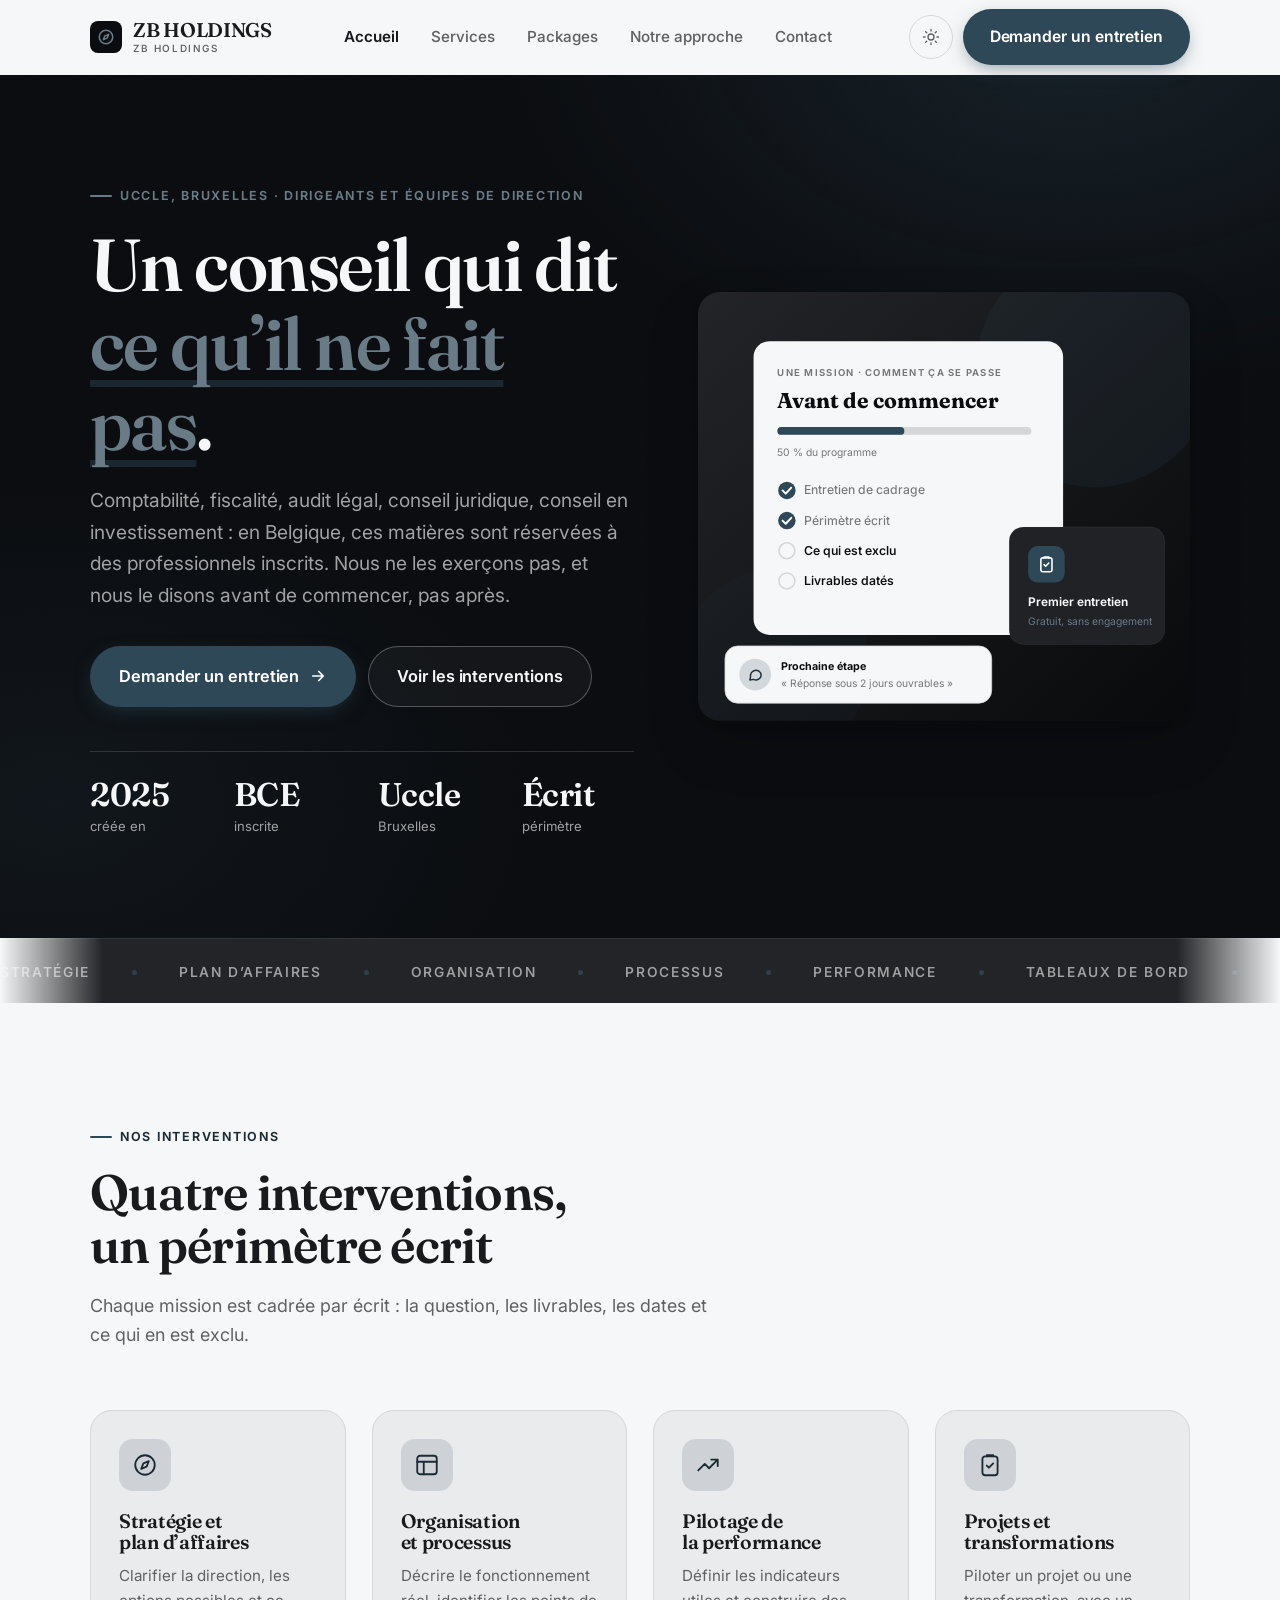
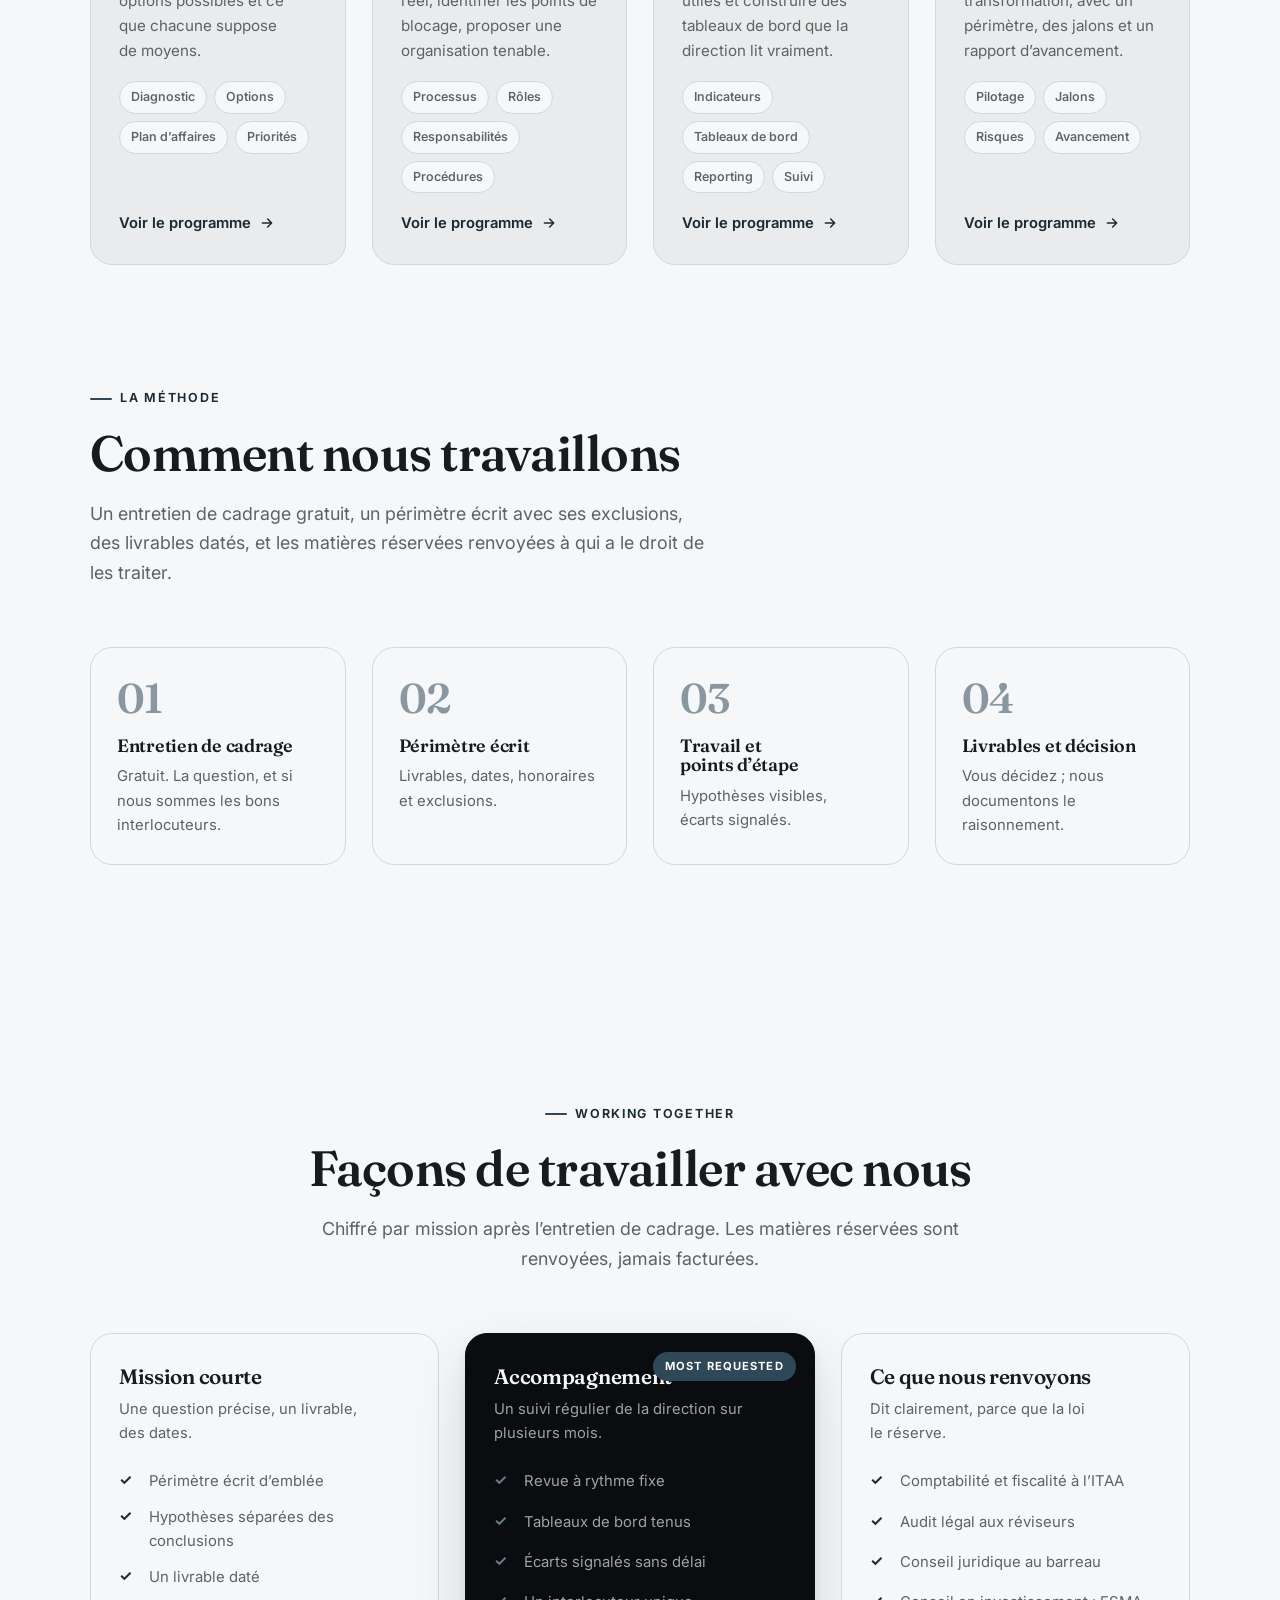
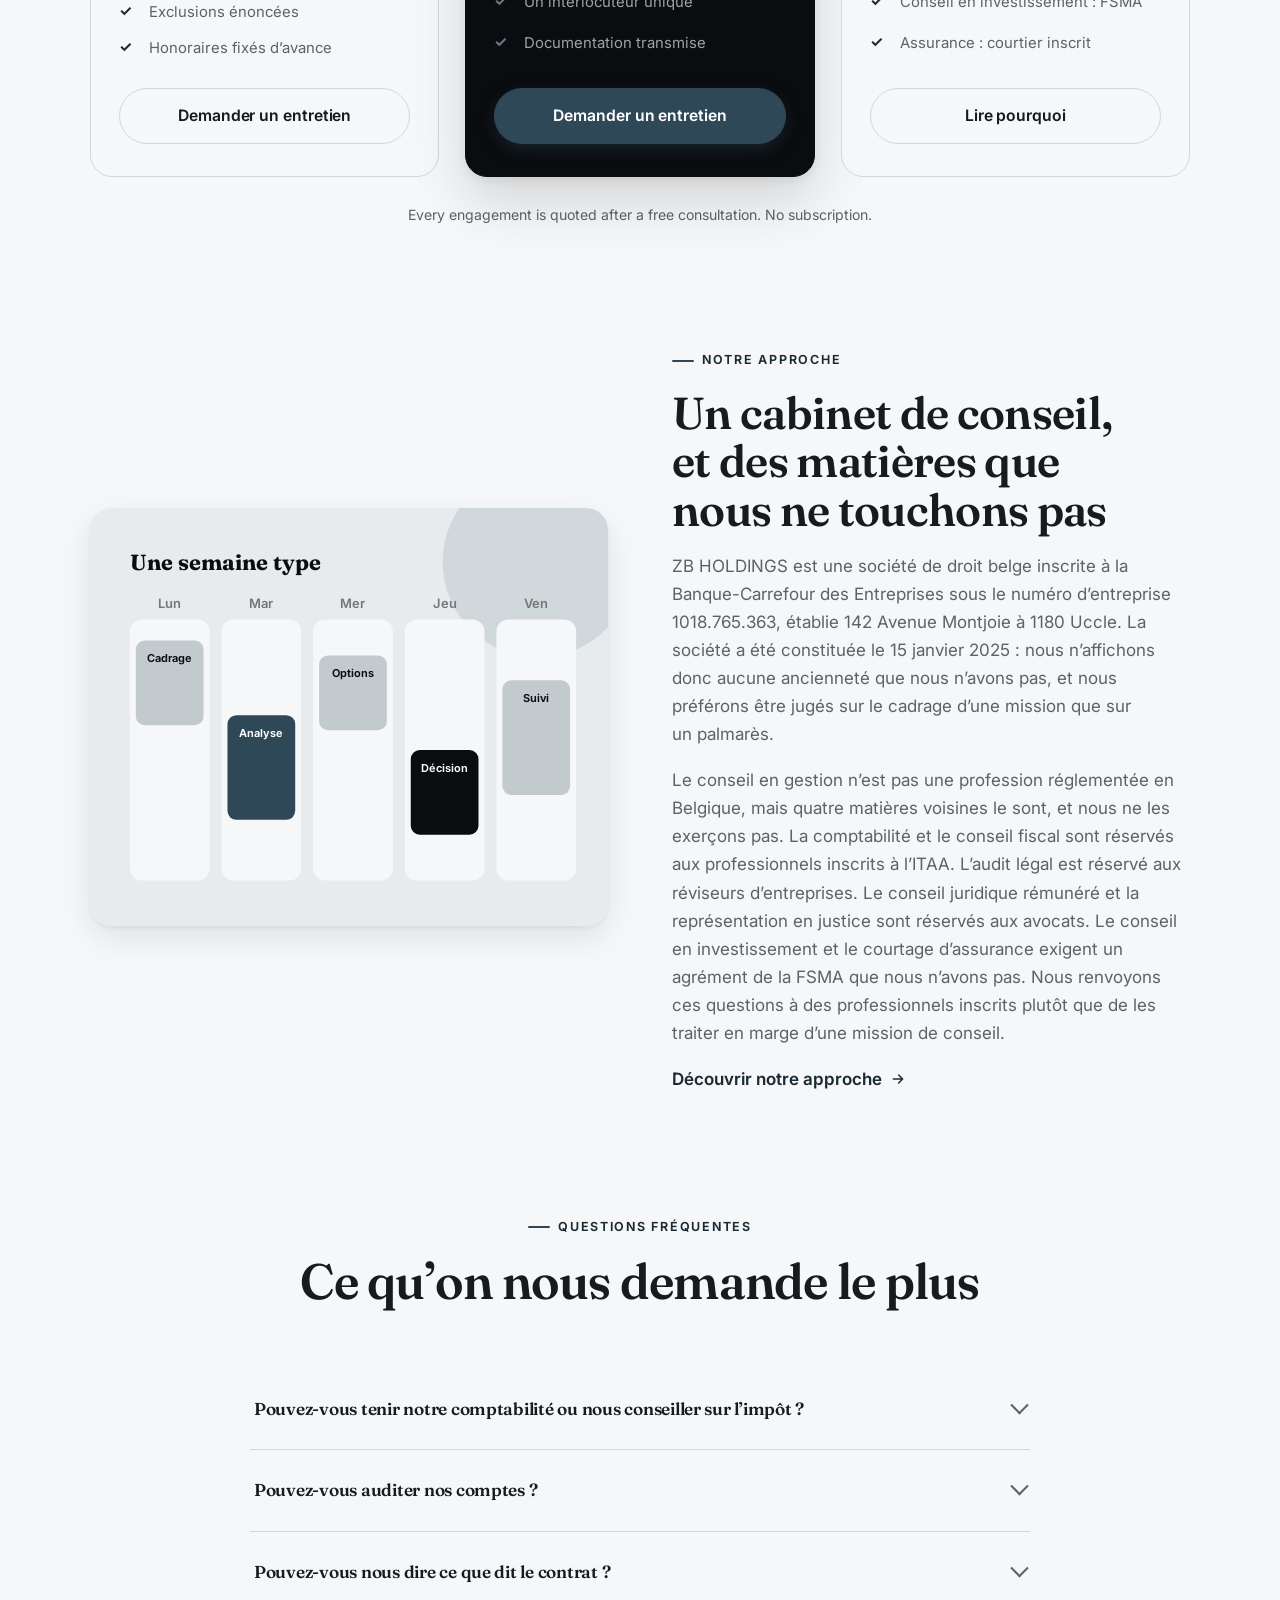
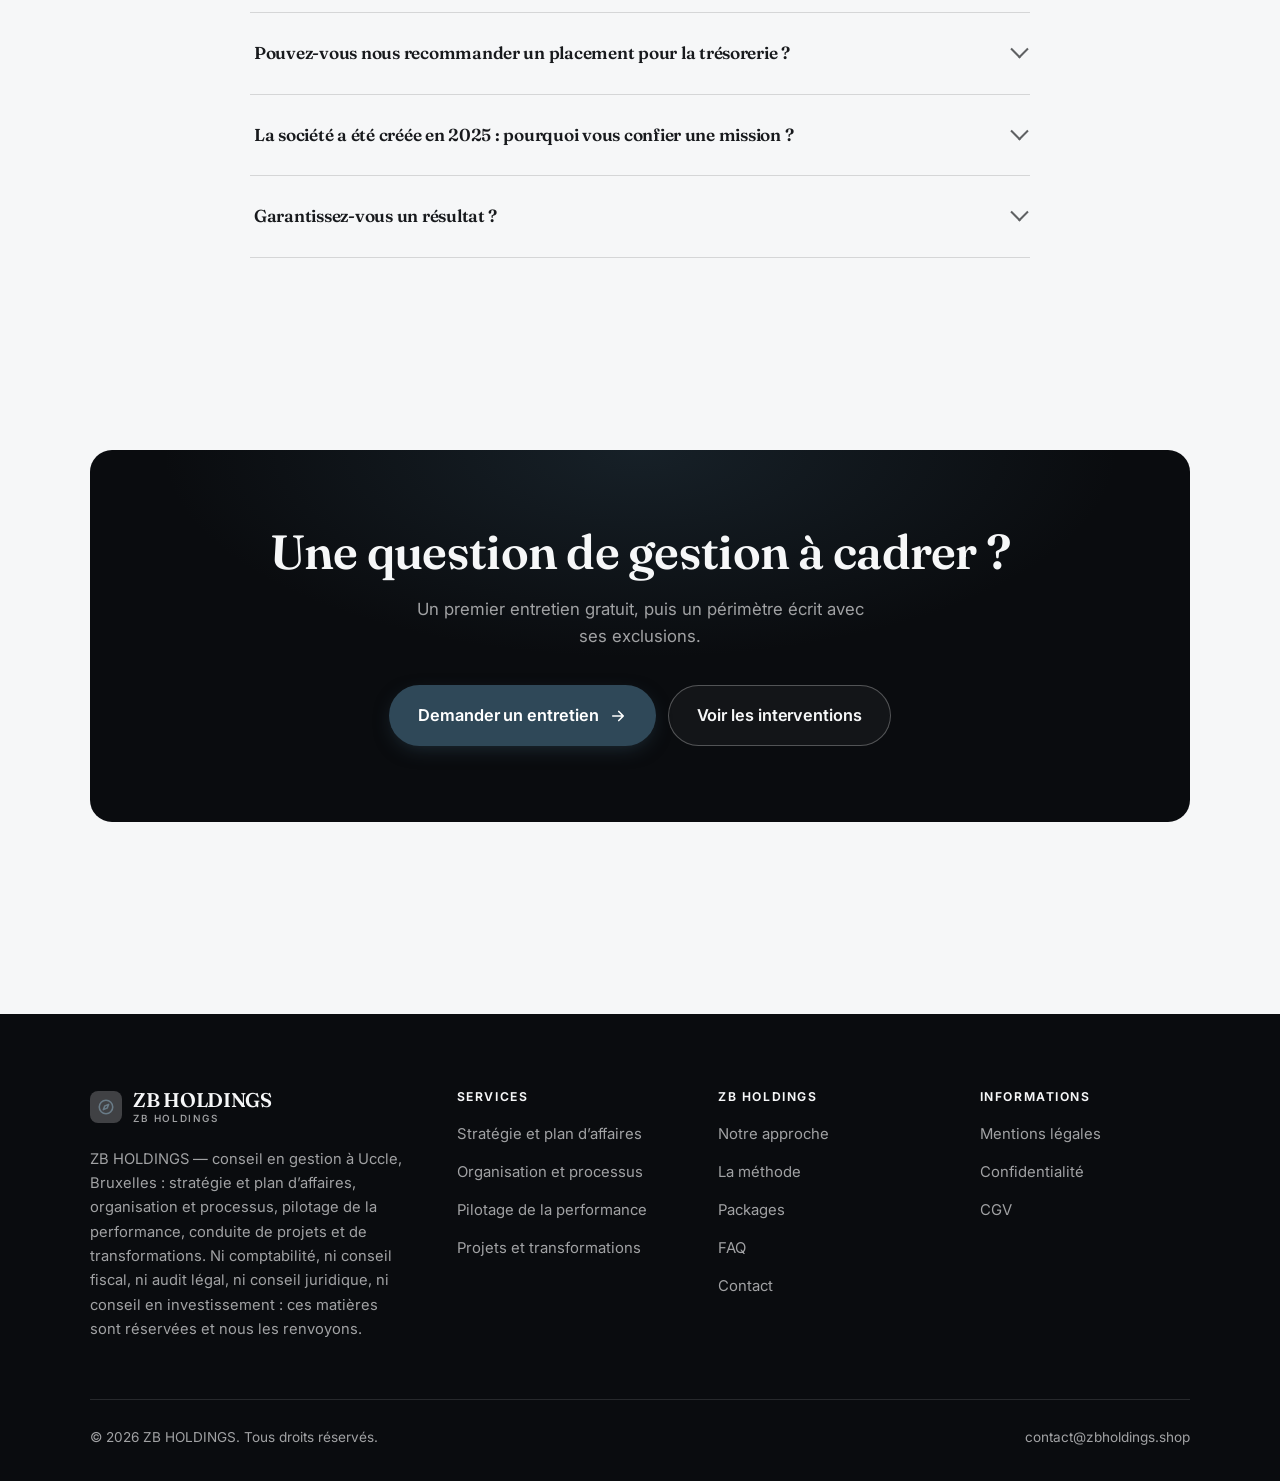
<file: index.html>
<!DOCTYPE html>
<html lang="fr" class="no-js">
<head>
<meta charset="utf-8">
<meta name="viewport" content="width=device-width, initial-scale=1">
<title>ZB HOLDINGS — conseil en gestion à Bruxelles</title>
<meta name="description" content="ZB HOLDINGS, cabinet de conseil en gestion établi à Uccle : stratégie, organisation et processus, pilotage de la performance, conduite de projets et de transformations.">
<link rel="canonical" href="https://zbholdings.shop/">

<meta property="og:type" content="website">
<meta property="og:url" content="https://zbholdings.shop/">
<meta property="og:site_name" content="ZB HOLDINGS">
<meta property="og:locale" content="fr_FR">
<meta property="og:title" content="ZB HOLDINGS — conseil en gestion à Bruxelles">
<meta property="og:description" content="ZB HOLDINGS, cabinet de conseil en gestion établi à Uccle : stratégie, organisation et processus, pilotage de la performance, conduite de projets et de transformations.">
<meta name="theme-color" content="#0a0c0f">

<link rel="icon" href="assets/img/favicon.svg" type="image/svg+xml">
<link rel="preconnect" href="https://fonts.googleapis.com">
<link rel="preconnect" href="https://fonts.gstatic.com" crossorigin>
<link rel="stylesheet" href="https://fonts.googleapis.com/css2?family=Fraunces:wght@400;500;600;700&family=Inter:wght@400..700&display=swap">
<link rel="stylesheet" href="assets/css/style.css">

<!-- Thème appliqué avant le premier rendu (évite le flash) -->
<script>
document.documentElement.classList.remove('no-js');
(function(){try{var t=localStorage.getItem('site-theme');if(t){document.documentElement.setAttribute('data-theme',t);}}catch(e){}})();
</script>
<script type="application/ld+json">
{
  "@context": "https://schema.org",
  "@type": "Organization",
  "name": "ZB HOLDINGS",
  "url": "https://zbholdings.shop/",
  "email": "contact@zbholdings.shop",
  "description": "ZB HOLDINGS, cabinet de conseil en gestion établi à Uccle : stratégie, organisation et processus, pilotage de la performance, conduite de projets et de transformations.",
  "areaServed": "FR",
  "knowsLanguage": "fr"
}
</script>
</head>

<body>
<a class="skip-link" href="#main">Aller au contenu principal</a>

<header class="site-header">
  <nav class="wrap nav" aria-label="Navigation principale">
    <a class="brand" href="index.html">
      <svg class="brand__mark" viewBox="0 0 64 64" aria-hidden="true">
        <rect class="bm-bg" width="64" height="64" rx="16"/>
        <g class="bm-ic" transform="translate(14 14) scale(1.5)" fill="none" stroke-width="2.1" stroke-linecap="round" stroke-linejoin="round"><circle cx="12" cy="12" r="9"/><path d="M15.5 8.5 13.5 13.5 8.5 15.5 10.5 10.5z"/></g>
      </svg>
      <span>ZB HOLDINGS<span class="brand__sub">ZB HOLDINGS</span></span>
    </a>

    <ul class="nav__links" id="nav-links">
      <li><a href="index.html" aria-current="page">Accueil</a></li>
      <li><a href="programmes.html">Services</a></li>
      <li><a href="index.html#tarifs">Packages</a></li>
      <li><a href="a-propos.html">Notre approche</a></li>
      <li><a href="contact.html">Contact</a></li>
      <li><a class="btn btn--primary" href="contact.html">Demander un entretien</a></li>
    </ul>

    <div class="nav__cta">
      <button class="theme-toggle" type="button" aria-label="Passer en thème sombre">
        <svg class="icon-sun" viewBox="0 0 24 24" fill="none" stroke="currentColor" stroke-width="1.8" stroke-linecap="round" aria-hidden="true"><circle cx="12" cy="12" r="4"/><path d="M12 2v2m0 16v2M2 12h2m16 0h2M4.9 4.9l1.4 1.4m11.4 11.4 1.4 1.4M19.1 4.9l-1.4 1.4M6.3 17.7l-1.4 1.4"/></svg>
        <svg class="icon-moon" viewBox="0 0 24 24" fill="none" stroke="currentColor" stroke-width="1.8" stroke-linecap="round" stroke-linejoin="round" aria-hidden="true"><path d="M21 12.8A9 9 0 1 1 11.2 3a7 7 0 0 0 9.8 9.8z"/></svg>
      </button>
      <a class="btn btn--primary" href="contact.html">Demander un entretien</a>
      <button class="nav__toggle" type="button" aria-expanded="false" aria-controls="nav-links" aria-label="Ouvrir le menu">
        <svg class="icon-open" viewBox="0 0 24 24" fill="none" stroke="currentColor" stroke-width="2" stroke-linecap="round" aria-hidden="true"><path d="M3 6h18M3 12h18M3 18h18"/></svg>
        <svg class="icon-close" viewBox="0 0 24 24" fill="none" stroke="currentColor" stroke-width="2" stroke-linecap="round" aria-hidden="true"><path d="M6 6l12 12M18 6L6 18"/></svg>
      </button>
    </div>
  </nav>
</header>

<main id="main">

<section class="hero">
  <div class="wrap hero__inner">
    <div>
      <span class="eyebrow hero__eyebrow">Uccle, Bruxelles · Dirigeants et équipes de direction</span>
      <h1>Un conseil qui dit<br> <em>ce qu’il ne fait pas</em>.</h1>
      <p class="hero__lede">Comptabilité, fiscalité, audit légal, conseil juridique, conseil en investissement : en Belgique, ces matières sont réservées à des professionnels inscrits. Nous ne les exerçons pas, et nous le disons avant de commencer, pas après.</p>

      <div class="hero__actions">
        <a class="btn btn--primary btn--lg" href="contact.html">Demander un entretien <svg viewBox="0 0 24 24" fill="none" stroke="currentColor" stroke-width="2.2" stroke-linecap="round" stroke-linejoin="round" aria-hidden="true"><path d="M5 12h14M13 6l6 6-6 6"/></svg></a>
        <a class="btn btn--on-dark btn--lg" href="programmes.html">Voir les interventions</a>
      </div>

      <ul class="hero__proof">
        <li><span class="stat__num">2025</span><span class="stat__label">créée en</span></li>
        <li><span class="stat__num">BCE</span><span class="stat__label">inscrite</span></li>
        <li><span class="stat__num">Uccle</span><span class="stat__label">Bruxelles</span></li>
        <li><span class="stat__num">Écrit</span><span class="stat__label">périmètre</span></li>
      </ul>
    </div>

    <div class="hero__art">
      <svg viewBox="0 0 620 540" role="img" aria-label="Déroulé d’une mission avec ZB HOLDINGS, de l’entretien de cadrage aux livrables datés.">
        <defs>
          <linearGradient id="hbg" x1="0" y1="0" x2="1" y2="1">
            <stop offset="0" stop-color="#232427"/><stop offset="1" stop-color="#080a0c"/>
          </linearGradient>
        </defs>
        <rect width="620" height="540" rx="22" fill="url(#hbg)"/>
        <circle cx="500" cy="96" r="150" fill="#2f4858" opacity=".16"/>
        <circle cx="96" cy="470" r="120" fill="#2f4858" opacity=".08"/>

        <g style="font-family: var(--font-body)">
          <!-- Carte programme -->
          <rect x="70" y="62" width="390" height="370" rx="20" fill="#f6f7f8"/>
          <text x="100" y="106" font-size="12" font-weight="650" letter-spacing="1.6" fill="#747678">UNE MISSION · COMMENT ÇA SE PASSE</text>
          <text x="100" y="146" font-size="27" font-weight="700" fill="#0a0c0f" style="font-family: var(--font-display)">Avant de commencer</text>
          <rect x="100" y="170" width="320" height="10" rx="5" fill="#d5d6d7"/>
          <rect x="100" y="170" width="160" height="10" rx="5" fill="#2f4858"/>
          <text x="100" y="206" font-size="13" fill="#747678">50 % du programme</text>
          <circle cx="112" cy="250" r="11" fill="#2f4858"/><path d="M106.5 250l4 4 7-7.5" fill="none" stroke="#ffffff" stroke-width="2.4" stroke-linecap="round" stroke-linejoin="round"/><text x="134" y="255" font-size="15.5" fill="#747678" font-weight="450">Entretien de cadrage</text>
          <circle cx="112" cy="288" r="11" fill="#2f4858"/><path d="M106.5 288l4 4 7-7.5" fill="none" stroke="#ffffff" stroke-width="2.4" stroke-linecap="round" stroke-linejoin="round"/><text x="134" y="293" font-size="15.5" fill="#747678" font-weight="450">Périmètre écrit</text>
          <circle cx="112" cy="326" r="10" fill="none" stroke="#d5d6d7" stroke-width="2"/><text x="134" y="331" font-size="15.5" fill="#0a0c0f" font-weight="560">Ce qui est exclu</text>
          <circle cx="112" cy="364" r="10" fill="none" stroke="#d5d6d7" stroke-width="2"/><text x="134" y="369" font-size="15.5" fill="#0a0c0f" font-weight="560">Livrables datés</text>

          <!-- Carte séance -->
          <rect x="392" y="296" width="196" height="148" rx="18" fill="#202225" stroke="#ffffff" stroke-opacity=".08"/>
          <rect x="416" y="320" width="46" height="46" rx="12" fill="#2f4858"/>
          <g transform="translate(427 331)" fill="none" stroke="#ffffff" color="#ffffff" stroke-width="2" stroke-linecap="round" stroke-linejoin="round"><rect x="5" y="4" width="14" height="17.5" rx="2.5"/><path d="M9 4V3h6v1M9 12.5l2 2 4-4"/></g>
          <text x="416" y="396" font-size="15" font-weight="650" fill="#f6f7f8">Premier entretien</text>
          <text x="416" y="420" font-size="13" fill="#697b87">Gratuit, sans engagement</text>

          <!-- Retour du coach -->
          <rect x="34" y="446" width="336" height="72" rx="16" fill="#f6f7f8" stroke="#d5d6d7"/>
          <circle cx="72" cy="482" r="20" fill="#d2d8db"/>
          <g transform="translate(62 472) scale(.84)" fill="none" stroke="#1f2f39" stroke-width="2.2" stroke-linecap="round" stroke-linejoin="round"><path d="M21 12a8 8 0 0 1-11.6 7.1L4 20l1-4.6A8 8 0 1 1 21 12z"/></g>
          <text x="104" y="476" font-size="13.5" font-weight="700" fill="#0a0c0f">Prochaine étape</text>
          <text x="104" y="498" font-size="13" fill="#747678">« Réponse sous 2 jours ouvrables »</text>
        </g>
      </svg>
    </div>
  </div>
</section>

<div class="marquee" aria-hidden="true">
  <div class="marquee__track"><span>Stratégie</span><span>Plan d’affaires</span><span>Organisation</span><span>Processus</span><span>Performance</span><span>Tableaux de bord</span><span>Projets</span><span>Transformation</span><span>Périmètre écrit</span><span>Matières réservées renvoyées</span><span>Stratégie</span><span>Plan d’affaires</span><span>Organisation</span><span>Processus</span><span>Performance</span><span>Tableaux de bord</span><span>Projets</span><span>Transformation</span><span>Périmètre écrit</span><span>Matières réservées renvoyées</span></div>
</div>

<section class="section wrap" id="programmes">
  <div class="section-head reveal">
    <span class="eyebrow">Nos interventions</span>
    <h2>Quatre interventions, un périmètre écrit</h2>
    <p>Chaque mission est cadrée par écrit : la question, les livrables, les dates et ce qui en est exclu.</p>
  </div>
  <div class="grid grid--4 reveal-group">
    <a class="card" href="programmes.html#strategie">
      <div class="card__icon"><svg viewBox="0 0 24 24" fill="none" stroke="currentColor" stroke-width="1.7" stroke-linecap="round" stroke-linejoin="round" aria-hidden="true"><circle cx="12" cy="12" r="9"/><path d="M15.5 8.5 13.5 13.5 8.5 15.5 10.5 10.5z"/></svg></div>
      <h3>Stratégie et plan d’affaires</h3>
      <p>Clarifier la direction, les options possibles et ce que chacune suppose de moyens.</p>
      <ul class="tags"><li>Diagnostic</li><li>Options</li><li>Plan d’affaires</li><li>Priorités</li></ul>
      <span class="arrow-link">Voir le programme <svg viewBox="0 0 24 24" fill="none" stroke="currentColor" stroke-width="2.2" stroke-linecap="round" stroke-linejoin="round" aria-hidden="true"><path d="M5 12h14M13 6l6 6-6 6"/></svg></span>
    </a>
    <a class="card" href="programmes.html#organisation">
      <div class="card__icon"><svg viewBox="0 0 24 24" fill="none" stroke="currentColor" stroke-width="1.7" stroke-linecap="round" stroke-linejoin="round" aria-hidden="true"><rect x="3" y="3.5" width="18" height="17" rx="2.5"/><path d="M3 9h18M9 9v11.5"/></svg></div>
      <h3>Organisation et processus</h3>
      <p>Décrire le fonctionnement réel, identifier les points de blocage, proposer une organisation tenable.</p>
      <ul class="tags"><li>Processus</li><li>Rôles</li><li>Responsabilités</li><li>Procédures</li></ul>
      <span class="arrow-link">Voir le programme <svg viewBox="0 0 24 24" fill="none" stroke="currentColor" stroke-width="2.2" stroke-linecap="round" stroke-linejoin="round" aria-hidden="true"><path d="M5 12h14M13 6l6 6-6 6"/></svg></span>
    </a>
    <a class="card" href="programmes.html#performance">
      <div class="card__icon"><svg viewBox="0 0 24 24" fill="none" stroke="currentColor" stroke-width="1.7" stroke-linecap="round" stroke-linejoin="round" aria-hidden="true"><path d="M3 17l6-6 4 4 8-8M15 7h6v6"/></svg></div>
      <h3>Pilotage de la performance</h3>
      <p>Définir les indicateurs utiles et construire des tableaux de bord que la direction lit vraiment.</p>
      <ul class="tags"><li>Indicateurs</li><li>Tableaux de bord</li><li>Reporting</li><li>Suivi</li></ul>
      <span class="arrow-link">Voir le programme <svg viewBox="0 0 24 24" fill="none" stroke="currentColor" stroke-width="2.2" stroke-linecap="round" stroke-linejoin="round" aria-hidden="true"><path d="M5 12h14M13 6l6 6-6 6"/></svg></span>
    </a>
    <a class="card" href="programmes.html#projets">
      <div class="card__icon"><svg viewBox="0 0 24 24" fill="none" stroke="currentColor" stroke-width="1.7" stroke-linecap="round" stroke-linejoin="round" aria-hidden="true"><rect x="5" y="4" width="14" height="17.5" rx="2.5"/><path d="M9 4V3h6v1M9 12.5l2 2 4-4"/></svg></div>
      <h3>Projets et transformations</h3>
      <p>Piloter un projet ou une transformation, avec un périmètre, des jalons et un rapport d’avancement.</p>
      <ul class="tags"><li>Pilotage</li><li>Jalons</li><li>Risques</li><li>Avancement</li></ul>
      <span class="arrow-link">Voir le programme <svg viewBox="0 0 24 24" fill="none" stroke="currentColor" stroke-width="2.2" stroke-linecap="round" stroke-linejoin="round" aria-hidden="true"><path d="M5 12h14M13 6l6 6-6 6"/></svg></span>
    </a>
  </div>
</section>

<section class="section section--flush wrap" id="methode">
  <div class="section-head reveal">
    <span class="eyebrow">La méthode</span>
    <h2>Comment nous travaillons</h2>
    <p>Un entretien de cadrage gratuit, un périmètre écrit avec ses exclusions, des livrables datés, et les matières réservées renvoyées à qui a le droit de les traiter.</p>
  </div>
  <div class="grid grid--4 steps reveal-group">
    <article class="step">
      <h3>Entretien de cadrage</h3>
      <p>Gratuit. La question, et si nous sommes les bons interlocuteurs.</p>
    </article>
    <article class="step">
      <h3>Périmètre écrit</h3>
      <p>Livrables, dates, honoraires et exclusions.</p>
    </article>
    <article class="step">
      <h3>Travail et points d’étape</h3>
      <p>Hypothèses visibles, écarts signalés.</p>
    </article>
    <article class="step">
      <h3>Livrables et décision</h3>
      <p>Vous décidez ; nous documentons le raisonnement.</p>
    </article>
  </div>
</section>

<section class="section wrap" id="tarifs">
  <div class="section-head section-head--center reveal">
    <span class="eyebrow">Working together</span>
    <h2>Façons de travailler avec nous</h2>
    <p>Chiffré par mission après l’entretien de cadrage. Les matières réservées sont renvoyées, jamais facturées.</p>
  </div>
  <div class="grid grid--3 plans reveal-group">
    <article class="plan">
      
      <h3>Mission courte</h3>
      <p class="plan__desc">Une question précise, un livrable, des dates.</p>
      
      <ul class="plan__features">
        <li>Périmètre écrit d’emblée</li>
        <li>Hypothèses séparées des conclusions</li>
        <li>Un livrable daté</li>
        <li>Exclusions énoncées</li>
        <li>Honoraires fixés d’avance</li>
      </ul>
      <a class="btn btn--ghost btn--block" href="contact.html">Demander un entretien</a>
    </article>
    <article class="plan plan--featured">
      <span class="plan__tag">Most requested</span>
      <h3>Accompagnement</h3>
      <p class="plan__desc">Un suivi régulier de la direction sur plusieurs mois.</p>
      
      <ul class="plan__features">
        <li>Revue à rythme fixe</li>
        <li>Tableaux de bord tenus</li>
        <li>Écarts signalés sans délai</li>
        <li>Un interlocuteur unique</li>
        <li>Documentation transmise</li>
      </ul>
      <a class="btn btn--primary btn--block" href="contact.html">Demander un entretien</a>
    </article>
    <article class="plan">
      
      <h3>Ce que nous renvoyons</h3>
      <p class="plan__desc">Dit clairement, parce que la loi le réserve.</p>
      
      <ul class="plan__features">
        <li>Comptabilité et fiscalité à l’ITAA</li>
        <li>Audit légal aux réviseurs</li>
        <li>Conseil juridique au barreau</li>
        <li>Conseil en investissement : FSMA</li>
        <li>Assurance : courtier inscrit</li>
      </ul>
      <a class="btn btn--ghost btn--block" href="contact.html">Lire pourquoi</a>
    </article>
  </div>
  <p class="plans-note">Every engagement is quoted after a free consultation. No subscription.</p>
</section>

<section class="section section--flush wrap">
  <div class="split reveal">
    <div class="split__art">
      <svg viewBox="0 0 520 420" role="img" aria-label="Exemple de semaine type : Cadrage, Analyse, Options, Décision, Suivi.">
        <rect width="520" height="420" rx="20" fill="#e8ebed"/>
        <circle cx="450" cy="54" r="96" fill="#2f4858" opacity=".12"/>
        <g style="font-family: var(--font-body)">
        <text x="40" y="62" font-size="22" font-weight="700" fill="#0a0c0f" style="font-family: var(--font-display)">Une semaine type</text>
        <text x="80" y="100" text-anchor="middle" font-size="13" font-weight="600" fill="#747678">Lun</text>
        <rect x="40" y="112" width="80" height="262" rx="12" fill="#f6f7f8"/>
        <rect x="46" y="133" width="68" height="85" rx="9" fill="#c2cace"/>
        <text x="80" y="155" text-anchor="middle" font-size="11" font-weight="650" fill="#0a0c0f">Cadrage</text>
        <text x="172" y="100" text-anchor="middle" font-size="13" font-weight="600" fill="#747678">Mar</text>
        <rect x="132" y="112" width="80" height="262" rx="12" fill="#f6f7f8"/>
        <rect x="138" y="208" width="68" height="105" rx="9" fill="#2f4858"/>
        <text x="172" y="230" text-anchor="middle" font-size="11" font-weight="650" fill="#ffffff">Analyse</text>
        <text x="264" y="100" text-anchor="middle" font-size="13" font-weight="600" fill="#747678">Mer</text>
        <rect x="224" y="112" width="80" height="262" rx="12" fill="#f6f7f8"/>
        <rect x="230" y="148" width="68" height="75" rx="9" fill="#c2cace"/>
        <text x="264" y="170" text-anchor="middle" font-size="11" font-weight="650" fill="#0a0c0f">Options</text>
        <text x="356" y="100" text-anchor="middle" font-size="13" font-weight="600" fill="#747678">Jeu</text>
        <rect x="316" y="112" width="80" height="262" rx="12" fill="#f6f7f8"/>
        <rect x="322" y="243" width="68" height="85" rx="9" fill="#0a0c0f"/>
        <text x="356" y="265" text-anchor="middle" font-size="11" font-weight="650" fill="#f6f7f8">Décision</text>
        <text x="448" y="100" text-anchor="middle" font-size="13" font-weight="600" fill="#747678">Ven</text>
        <rect x="408" y="112" width="80" height="262" rx="12" fill="#f6f7f8"/>
        <rect x="414" y="173" width="68" height="115" rx="9" fill="#c2cace"/>
        <text x="448" y="195" text-anchor="middle" font-size="11" font-weight="650" fill="#0a0c0f">Suivi</text>
        </g>
      </svg>
    </div>
    <div>
      <span class="eyebrow">Notre approche</span>
      <h2>Un cabinet de conseil, et des matières que nous ne touchons pas</h2>
      <p>ZB HOLDINGS est une société de droit belge inscrite à la Banque-Carrefour des Entreprises sous le numéro d’entreprise 1018.765.363, établie 142 Avenue Montjoie à 1180 Uccle. La société a été constituée le 15 janvier 2025 : nous n’affichons donc aucune ancienneté que nous n’avons pas, et nous préférons être jugés sur le cadrage d’une mission que sur un palmarès.</p>
      <p>Le conseil en gestion n’est pas une profession réglementée en Belgique, mais quatre matières voisines le sont, et nous ne les exerçons pas. La comptabilité et le conseil fiscal sont réservés aux professionnels inscrits à l’ITAA. L’audit légal est réservé aux réviseurs d’entreprises. Le conseil juridique rémunéré et la représentation en justice sont réservés aux avocats. Le conseil en investissement et le courtage d’assurance exigent un agrément de la FSMA que nous n’avons pas. Nous renvoyons ces questions à des professionnels inscrits plutôt que de les traiter en marge d’une mission de conseil.</p>
      <p><a class="arrow-link" href="a-propos.html">Découvrir notre approche <svg viewBox="0 0 24 24" fill="none" stroke="currentColor" stroke-width="2.2" stroke-linecap="round" stroke-linejoin="round" aria-hidden="true"><path d="M5 12h14M13 6l6 6-6 6"/></svg></a></p>
    </div>
  </div>
</section>

<section class="section section--flush wrap" id="faq">
  <div class="section-head section-head--center reveal">
    <span class="eyebrow">Questions fréquentes</span>
    <h2>Ce qu’on nous demande le plus</h2>
  </div>
  <div class="faq reveal">
    <details>
      <summary>Pouvez-vous tenir notre comptabilité ou nous conseiller sur l’impôt ?</summary>
      <p>Non. En Belgique, la tenue de la comptabilité, l’établissement des comptes annuels et le conseil fiscal sont réservés aux professionnels inscrits auprès de l’ITAA. Nous travaillons volontiers à partir de vos chiffres, avec votre comptable, mais nous ne les produisons pas et nous ne conseillons pas sur la fiscalité.</p>
    </details>
    <details>
      <summary>Pouvez-vous auditer nos comptes ?</summary>
      <p>Non. L’audit légal et la révision des comptes sont réservés aux réviseurs d’entreprises inscrits auprès de l’IRE. Nous n’émettons aucune opinion d’audit, et un diagnostic de gestion n’en est pas un : il n’a aucune valeur de certification.</p>
    </details>
    <details>
      <summary>Pouvez-vous nous dire ce que dit le contrat ?</summary>
      <p>Non. Le conseil juridique rémunéré et la représentation en justice sont réservés aux avocats. Nous pouvons décrire les conséquences opérationnelles d’une situation et préparer les questions à poser à votre conseil, mais l’interprétation du droit lui revient.</p>
    </details>
    <details>
      <summary>Pouvez-vous nous recommander un placement pour la trésorerie ?</summary>
      <p>Non. Le conseil en investissement et la planification financière requièrent un agrément de la FSMA dont nous ne disposons pas. Nous pouvons travailler sur le besoin en trésorerie et son calendrier ; le choix d’un instrument financier relève d’un professionnel agréé.</p>
    </details>
    <details>
      <summary>La société a été créée en 2025 : pourquoi vous confier une mission ?</summary>
      <p>Parce qu’une mission de conseil se juge sur son cadrage et ses livrables, pas sur une date d’immatriculation. Le périmètre, les dates et les exclusions sont écrits avant de commencer, et le premier entretien est gratuit précisément pour que vous puissiez en juger sans engagement.</p>
    </details>
    <details>
      <summary>Garantissez-vous un résultat ?</summary>
      <p>Non, et une garantie de résultat en conseil de gestion devrait inquiéter. Nous répondons du travail, du raisonnement et des livrables ; le résultat dépend de vos décisions et de leur exécution, qui nous échappent. Nous écrivons les hypothèses pour que vous puissiez les contester.</p>
    </details>
  </div>
</section>

<section class="wrap section--tight">
  <div class="cta-band reveal">
    <h2>Une question de gestion à cadrer ?</h2>
    <p>Un premier entretien gratuit, puis un périmètre écrit avec ses exclusions.</p>
    <div class="hero__actions">
      <a class="btn btn--primary btn--lg" href="contact.html">Demander un entretien <svg viewBox="0 0 24 24" fill="none" stroke="currentColor" stroke-width="2.2" stroke-linecap="round" stroke-linejoin="round" aria-hidden="true"><path d="M5 12h14M13 6l6 6-6 6"/></svg></a>
      <a class="btn btn--on-dark btn--lg" href="programmes.html">Voir les interventions</a>
    </div>
  </div>
</section>

</main>

<footer class="site-footer">
  <div class="wrap">
    <div class="footer__grid">
      <div class="footer__brand">
        <a class="brand" href="index.html">
          <svg class="brand__mark" viewBox="0 0 64 64" aria-hidden="true">
        <rect class="bm-bg" width="64" height="64" rx="16"/>
        <g class="bm-ic" transform="translate(14 14) scale(1.5)" fill="none" stroke-width="2.1" stroke-linecap="round" stroke-linejoin="round"><circle cx="12" cy="12" r="9"/><path d="M15.5 8.5 13.5 13.5 8.5 15.5 10.5 10.5z"/></g>
      </svg>
          <span>ZB HOLDINGS<span class="brand__sub">ZB HOLDINGS</span></span>
        </a>
        <p>ZB HOLDINGS — conseil en gestion à Uccle, Bruxelles : stratégie et plan d’affaires, organisation et processus, pilotage de la performance, conduite de projets et de transformations. Ni comptabilité, ni conseil fiscal, ni audit légal, ni conseil juridique, ni conseil en investissement : ces matières sont réservées et nous les renvoyons.</p>
      </div>

      <div class="footer__col">
        <h4>Services</h4>
        <ul>
          <li><a href="programmes.html#strategie">Stratégie et plan d’affaires</a></li>
          <li><a href="programmes.html#organisation">Organisation et processus</a></li>
          <li><a href="programmes.html#performance">Pilotage de la performance</a></li>
          <li><a href="programmes.html#projets">Projets et transformations</a></li>
        </ul>
      </div>

      <div class="footer__col">
        <h4>ZB HOLDINGS</h4>
        <ul>
          <li><a href="a-propos.html">Notre approche</a></li>
          <li><a href="index.html#methode">La méthode</a></li>
          <li><a href="index.html#tarifs">Packages</a></li>
          <li><a href="index.html#faq">FAQ</a></li>
          <li><a href="contact.html">Contact</a></li>
        </ul>
      </div>

      <div class="footer__col">
        <h4>Informations</h4>
        <ul>
          <li><a href="mentions-legales.html">Mentions légales</a></li>
          <li><a href="mentions-legales.html#confidentialite">Confidentialité</a></li>
          <li><a href="mentions-legales.html#cgv">CGV</a></li>
        </ul>
      </div>
    </div>

    <div class="footer__bottom">
      <p>© <span data-year>2026</span> ZB HOLDINGS. Tous droits réservés.</p>
      <p><a href="mailto:contact@zbholdings.shop">contact@zbholdings.shop</a></p>
    </div>
  </div>
</footer>

<script src="assets/js/main.js" defer></script>
</body>
</html>
</file>
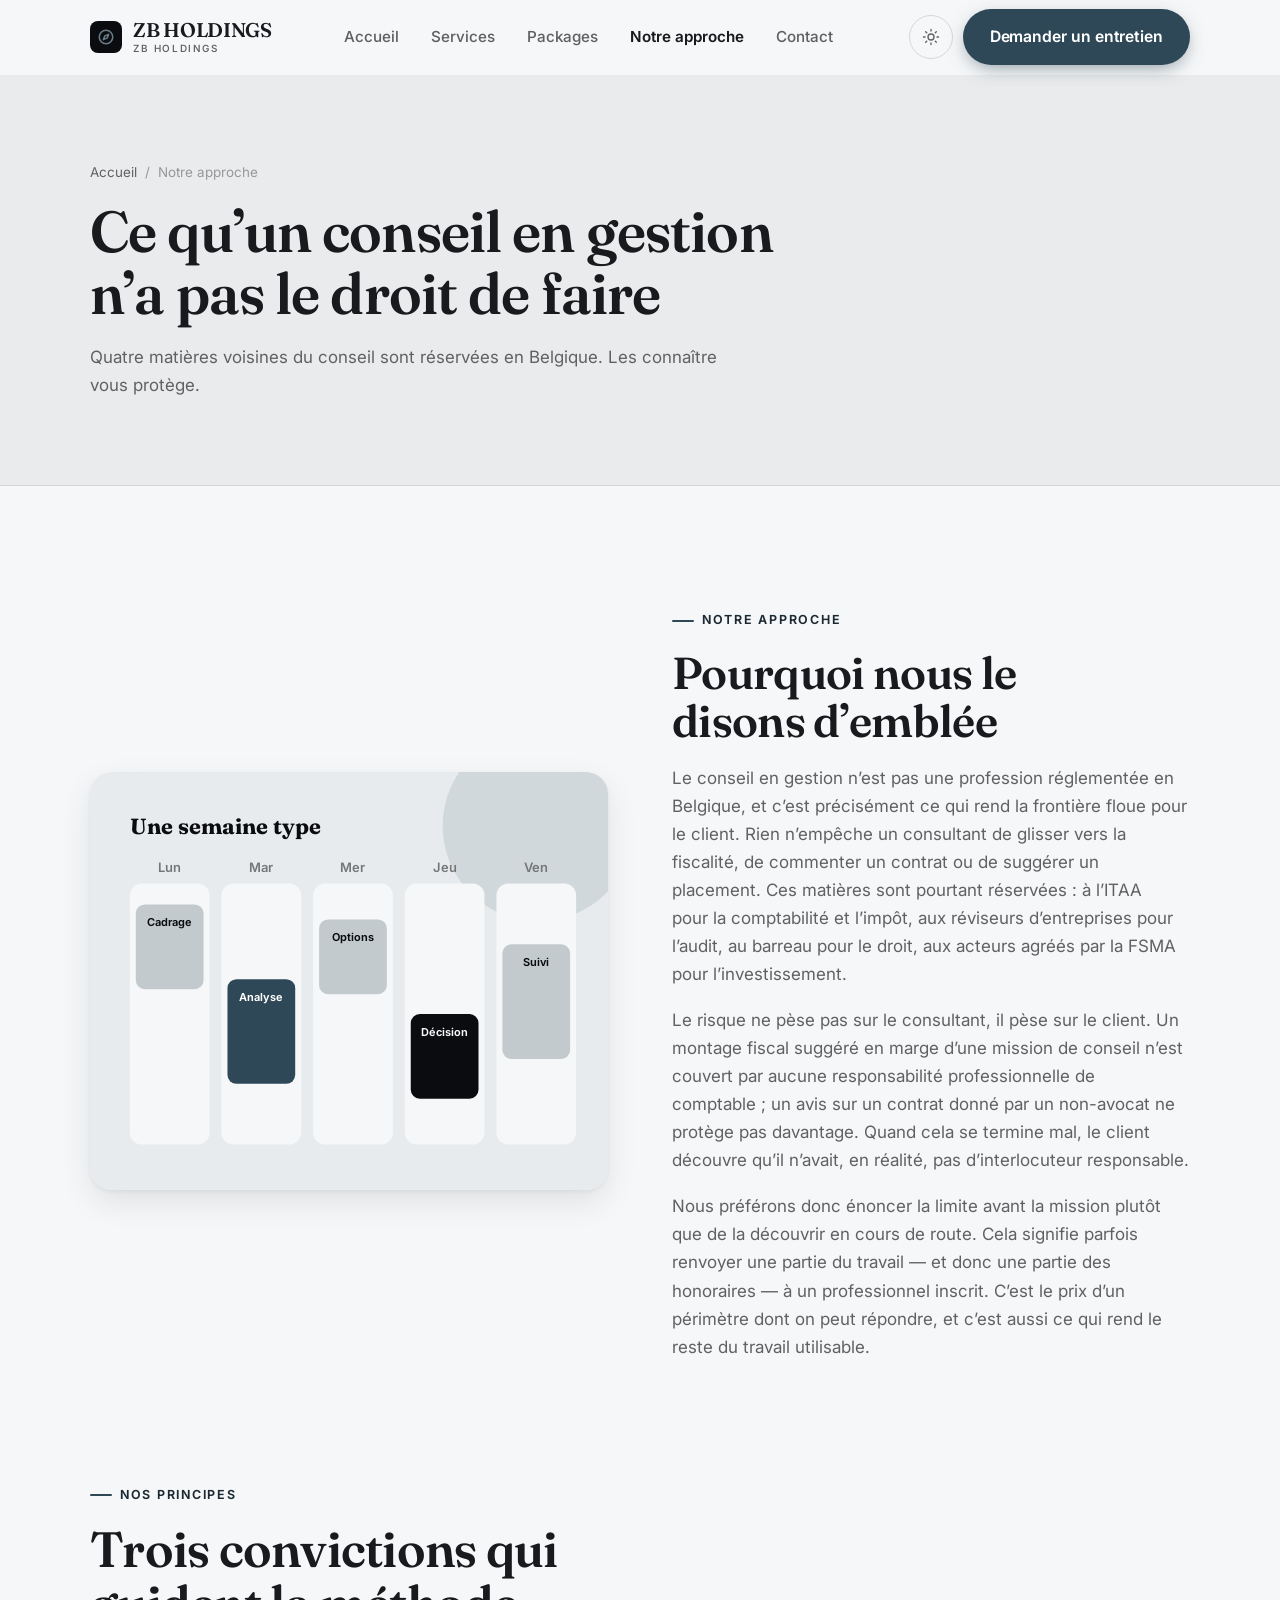
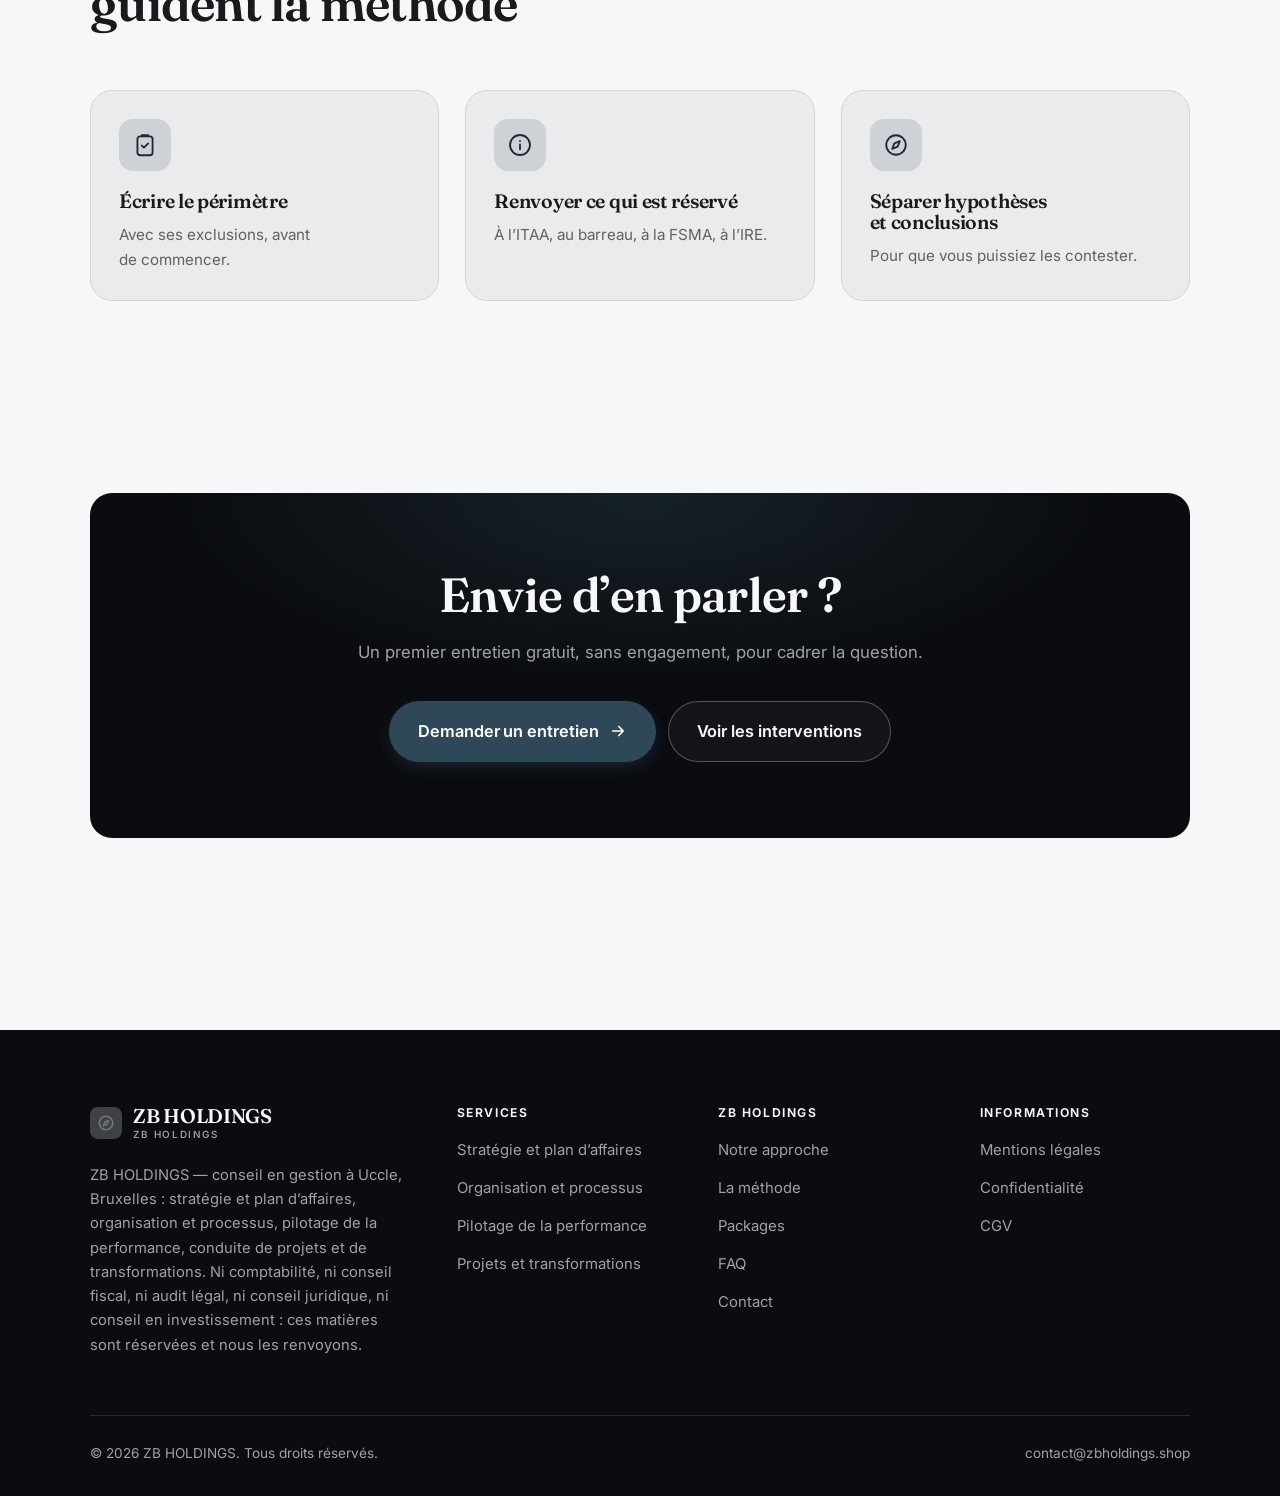
<file: a-propos.html>
<!DOCTYPE html>
<html lang="fr" class="no-js">
<head>
<meta charset="utf-8">
<meta name="viewport" content="width=device-width, initial-scale=1">
<title>Notre approche — ZB HOLDINGS</title>
<meta name="description" content="À propos de ZB HOLDINGS, cabinet de conseil en gestion à Uccle, Bruxelles, numéro d’entreprise 1018.765.363.">
<link rel="canonical" href="https://zbholdings.shop/a-propos.html">

<meta property="og:type" content="website">
<meta property="og:url" content="https://zbholdings.shop/a-propos.html">
<meta property="og:site_name" content="ZB HOLDINGS">
<meta property="og:locale" content="fr_FR">
<meta property="og:title" content="Notre approche — ZB HOLDINGS">
<meta property="og:description" content="À propos de ZB HOLDINGS, cabinet de conseil en gestion à Uccle, Bruxelles, numéro d’entreprise 1018.765.363.">
<meta name="theme-color" content="#0a0c0f">

<link rel="icon" href="assets/img/favicon.svg" type="image/svg+xml">
<link rel="preconnect" href="https://fonts.googleapis.com">
<link rel="preconnect" href="https://fonts.gstatic.com" crossorigin>
<link rel="stylesheet" href="https://fonts.googleapis.com/css2?family=Fraunces:wght@400;500;600;700&family=Inter:wght@400..700&display=swap">
<link rel="stylesheet" href="assets/css/style.css">

<!-- Thème appliqué avant le premier rendu (évite le flash) -->
<script>
document.documentElement.classList.remove('no-js');
(function(){try{var t=localStorage.getItem('site-theme');if(t){document.documentElement.setAttribute('data-theme',t);}}catch(e){}})();
</script>
</head>

<body>
<a class="skip-link" href="#main">Aller au contenu principal</a>

<header class="site-header">
  <nav class="wrap nav" aria-label="Navigation principale">
    <a class="brand" href="index.html">
      <svg class="brand__mark" viewBox="0 0 64 64" aria-hidden="true">
        <rect class="bm-bg" width="64" height="64" rx="16"/>
        <g class="bm-ic" transform="translate(14 14) scale(1.5)" fill="none" stroke-width="2.1" stroke-linecap="round" stroke-linejoin="round"><circle cx="12" cy="12" r="9"/><path d="M15.5 8.5 13.5 13.5 8.5 15.5 10.5 10.5z"/></g>
      </svg>
      <span>ZB HOLDINGS<span class="brand__sub">ZB HOLDINGS</span></span>
    </a>

    <ul class="nav__links" id="nav-links">
      <li><a href="index.html">Accueil</a></li>
      <li><a href="programmes.html">Services</a></li>
      <li><a href="index.html#tarifs">Packages</a></li>
      <li><a href="a-propos.html" aria-current="page">Notre approche</a></li>
      <li><a href="contact.html">Contact</a></li>
      <li><a class="btn btn--primary" href="contact.html">Demander un entretien</a></li>
    </ul>

    <div class="nav__cta">
      <button class="theme-toggle" type="button" aria-label="Passer en thème sombre">
        <svg class="icon-sun" viewBox="0 0 24 24" fill="none" stroke="currentColor" stroke-width="1.8" stroke-linecap="round" aria-hidden="true"><circle cx="12" cy="12" r="4"/><path d="M12 2v2m0 16v2M2 12h2m16 0h2M4.9 4.9l1.4 1.4m11.4 11.4 1.4 1.4M19.1 4.9l-1.4 1.4M6.3 17.7l-1.4 1.4"/></svg>
        <svg class="icon-moon" viewBox="0 0 24 24" fill="none" stroke="currentColor" stroke-width="1.8" stroke-linecap="round" stroke-linejoin="round" aria-hidden="true"><path d="M21 12.8A9 9 0 1 1 11.2 3a7 7 0 0 0 9.8 9.8z"/></svg>
      </button>
      <a class="btn btn--primary" href="contact.html">Demander un entretien</a>
      <button class="nav__toggle" type="button" aria-expanded="false" aria-controls="nav-links" aria-label="Ouvrir le menu">
        <svg class="icon-open" viewBox="0 0 24 24" fill="none" stroke="currentColor" stroke-width="2" stroke-linecap="round" aria-hidden="true"><path d="M3 6h18M3 12h18M3 18h18"/></svg>
        <svg class="icon-close" viewBox="0 0 24 24" fill="none" stroke="currentColor" stroke-width="2" stroke-linecap="round" aria-hidden="true"><path d="M6 6l12 12M18 6L6 18"/></svg>
      </button>
    </div>
  </nav>
</header>

<main id="main">

<section class="page-head">
  <div class="wrap">
    <nav class="breadcrumb" aria-label="Fil d’Ariane">
      <a href="index.html">Accueil</a><span>/</span><span aria-current="page">Notre approche</span>
    </nav>
    <h1>Ce qu’un conseil en gestion n’a pas le droit de faire</h1>
    <p>Quatre matières voisines du conseil sont réservées en Belgique. Les connaître vous protège.</p>
  </div>
</section>

<section class="section wrap">
  <div class="split reveal">
    <div class="split__art">
      <svg viewBox="0 0 520 420" role="img" aria-label="Exemple de semaine type : Cadrage, Analyse, Options, Décision, Suivi.">
        <rect width="520" height="420" rx="20" fill="#e8ebed"/>
        <circle cx="450" cy="54" r="96" fill="#2f4858" opacity=".12"/>
        <g style="font-family: var(--font-body)">
        <text x="40" y="62" font-size="22" font-weight="700" fill="#0a0c0f" style="font-family: var(--font-display)">Une semaine type</text>
        <text x="80" y="100" text-anchor="middle" font-size="13" font-weight="600" fill="#747678">Lun</text>
        <rect x="40" y="112" width="80" height="262" rx="12" fill="#f6f7f8"/>
        <rect x="46" y="133" width="68" height="85" rx="9" fill="#c2cace"/>
        <text x="80" y="155" text-anchor="middle" font-size="11" font-weight="650" fill="#0a0c0f">Cadrage</text>
        <text x="172" y="100" text-anchor="middle" font-size="13" font-weight="600" fill="#747678">Mar</text>
        <rect x="132" y="112" width="80" height="262" rx="12" fill="#f6f7f8"/>
        <rect x="138" y="208" width="68" height="105" rx="9" fill="#2f4858"/>
        <text x="172" y="230" text-anchor="middle" font-size="11" font-weight="650" fill="#ffffff">Analyse</text>
        <text x="264" y="100" text-anchor="middle" font-size="13" font-weight="600" fill="#747678">Mer</text>
        <rect x="224" y="112" width="80" height="262" rx="12" fill="#f6f7f8"/>
        <rect x="230" y="148" width="68" height="75" rx="9" fill="#c2cace"/>
        <text x="264" y="170" text-anchor="middle" font-size="11" font-weight="650" fill="#0a0c0f">Options</text>
        <text x="356" y="100" text-anchor="middle" font-size="13" font-weight="600" fill="#747678">Jeu</text>
        <rect x="316" y="112" width="80" height="262" rx="12" fill="#f6f7f8"/>
        <rect x="322" y="243" width="68" height="85" rx="9" fill="#0a0c0f"/>
        <text x="356" y="265" text-anchor="middle" font-size="11" font-weight="650" fill="#f6f7f8">Décision</text>
        <text x="448" y="100" text-anchor="middle" font-size="13" font-weight="600" fill="#747678">Ven</text>
        <rect x="408" y="112" width="80" height="262" rx="12" fill="#f6f7f8"/>
        <rect x="414" y="173" width="68" height="115" rx="9" fill="#c2cace"/>
        <text x="448" y="195" text-anchor="middle" font-size="11" font-weight="650" fill="#0a0c0f">Suivi</text>
        </g>
      </svg>
    </div>
    <div>
      <span class="eyebrow">Notre approche</span>
      <h2>Pourquoi nous le disons d’emblée</h2>
      <p>Le conseil en gestion n’est pas une profession réglementée en Belgique, et c’est précisément ce qui rend la frontière floue pour le client. Rien n’empêche un consultant de glisser vers la fiscalité, de commenter un contrat ou de suggérer un placement. Ces matières sont pourtant réservées : à l’ITAA pour la comptabilité et l’impôt, aux réviseurs d’entreprises pour l’audit, au barreau pour le droit, aux acteurs agréés par la FSMA pour l’investissement.</p>
      <p>Le risque ne pèse pas sur le consultant, il pèse sur le client. Un montage fiscal suggéré en marge d’une mission de conseil n’est couvert par aucune responsabilité professionnelle de comptable ; un avis sur un contrat donné par un non-avocat ne protège pas davantage. Quand cela se termine mal, le client découvre qu’il n’avait, en réalité, pas d’interlocuteur responsable.</p>
      <p>Nous préférons donc énoncer la limite avant la mission plutôt que de la découvrir en cours de route. Cela signifie parfois renvoyer une partie du travail — et donc une partie des honoraires — à un professionnel inscrit. C’est le prix d’un périmètre dont on peut répondre, et c’est aussi ce qui rend le reste du travail utilisable.</p>
      <!--
        À COMPLÉTER : ajoutez une présentation de la personne qui coache
        (prénom, parcours réel), avec une photo si possible. N'inventez ni
        diplôme ni expérience : voir README.md.
      -->
    </div>
  </div>
</section>

<section class="section section--flush wrap">
  <div class="section-head reveal">
    <span class="eyebrow">Nos principes</span>
    <h2>Trois convictions qui guident la méthode</h2>
  </div>
  <div class="grid grid--3 reveal-group">
    <article class="card">
      <div class="card__icon"><svg viewBox="0 0 24 24" fill="none" stroke="currentColor" stroke-width="1.7" stroke-linecap="round" stroke-linejoin="round" aria-hidden="true"><rect x="5" y="4" width="14" height="17.5" rx="2.5"/><path d="M9 4V3h6v1M9 12.5l2 2 4-4"/></svg></div>
      <h3>Écrire le périmètre</h3>
      <p>Avec ses exclusions, avant de commencer.</p>
    </article>
    <article class="card">
      <div class="card__icon"><svg viewBox="0 0 24 24" fill="none" stroke="currentColor" stroke-width="1.7" stroke-linecap="round" stroke-linejoin="round" aria-hidden="true"><circle cx="12" cy="12" r="9.2"/><path d="M12 16v-4.5M12 8.2v.1"/></svg></div>
      <h3>Renvoyer ce qui est réservé</h3>
      <p>À l’ITAA, au barreau, à la FSMA, à l’IRE.</p>
    </article>
    <article class="card">
      <div class="card__icon"><svg viewBox="0 0 24 24" fill="none" stroke="currentColor" stroke-width="1.7" stroke-linecap="round" stroke-linejoin="round" aria-hidden="true"><circle cx="12" cy="12" r="9"/><path d="M15.5 8.5 13.5 13.5 8.5 15.5 10.5 10.5z"/></svg></div>
      <h3>Séparer hypothèses et conclusions</h3>
      <p>Pour que vous puissiez les contester.</p>
    </article>
  </div>
</section>

<section class="wrap section--tight">
  <div class="cta-band reveal">
    <h2>Envie d’en parler ?</h2>
    <p>Un premier entretien gratuit, sans engagement, pour cadrer la question.</p>
    <div class="hero__actions">
      <a class="btn btn--primary btn--lg" href="contact.html">Demander un entretien <svg viewBox="0 0 24 24" fill="none" stroke="currentColor" stroke-width="2.2" stroke-linecap="round" stroke-linejoin="round" aria-hidden="true"><path d="M5 12h14M13 6l6 6-6 6"/></svg></a>
      <a class="btn btn--on-dark btn--lg" href="programmes.html">Voir les interventions</a>
    </div>
  </div>
</section>

</main>

<footer class="site-footer">
  <div class="wrap">
    <div class="footer__grid">
      <div class="footer__brand">
        <a class="brand" href="index.html">
          <svg class="brand__mark" viewBox="0 0 64 64" aria-hidden="true">
        <rect class="bm-bg" width="64" height="64" rx="16"/>
        <g class="bm-ic" transform="translate(14 14) scale(1.5)" fill="none" stroke-width="2.1" stroke-linecap="round" stroke-linejoin="round"><circle cx="12" cy="12" r="9"/><path d="M15.5 8.5 13.5 13.5 8.5 15.5 10.5 10.5z"/></g>
      </svg>
          <span>ZB HOLDINGS<span class="brand__sub">ZB HOLDINGS</span></span>
        </a>
        <p>ZB HOLDINGS — conseil en gestion à Uccle, Bruxelles : stratégie et plan d’affaires, organisation et processus, pilotage de la performance, conduite de projets et de transformations. Ni comptabilité, ni conseil fiscal, ni audit légal, ni conseil juridique, ni conseil en investissement : ces matières sont réservées et nous les renvoyons.</p>
      </div>

      <div class="footer__col">
        <h4>Services</h4>
        <ul>
          <li><a href="programmes.html#strategie">Stratégie et plan d’affaires</a></li>
          <li><a href="programmes.html#organisation">Organisation et processus</a></li>
          <li><a href="programmes.html#performance">Pilotage de la performance</a></li>
          <li><a href="programmes.html#projets">Projets et transformations</a></li>
        </ul>
      </div>

      <div class="footer__col">
        <h4>ZB HOLDINGS</h4>
        <ul>
          <li><a href="a-propos.html">Notre approche</a></li>
          <li><a href="index.html#methode">La méthode</a></li>
          <li><a href="index.html#tarifs">Packages</a></li>
          <li><a href="index.html#faq">FAQ</a></li>
          <li><a href="contact.html">Contact</a></li>
        </ul>
      </div>

      <div class="footer__col">
        <h4>Informations</h4>
        <ul>
          <li><a href="mentions-legales.html">Mentions légales</a></li>
          <li><a href="mentions-legales.html#confidentialite">Confidentialité</a></li>
          <li><a href="mentions-legales.html#cgv">CGV</a></li>
        </ul>
      </div>
    </div>

    <div class="footer__bottom">
      <p>© <span data-year>2026</span> ZB HOLDINGS. Tous droits réservés.</p>
      <p><a href="mailto:contact@zbholdings.shop">contact@zbholdings.shop</a></p>
    </div>
  </div>
</footer>

<script src="assets/js/main.js" defer></script>
</body>
</html>
</file>
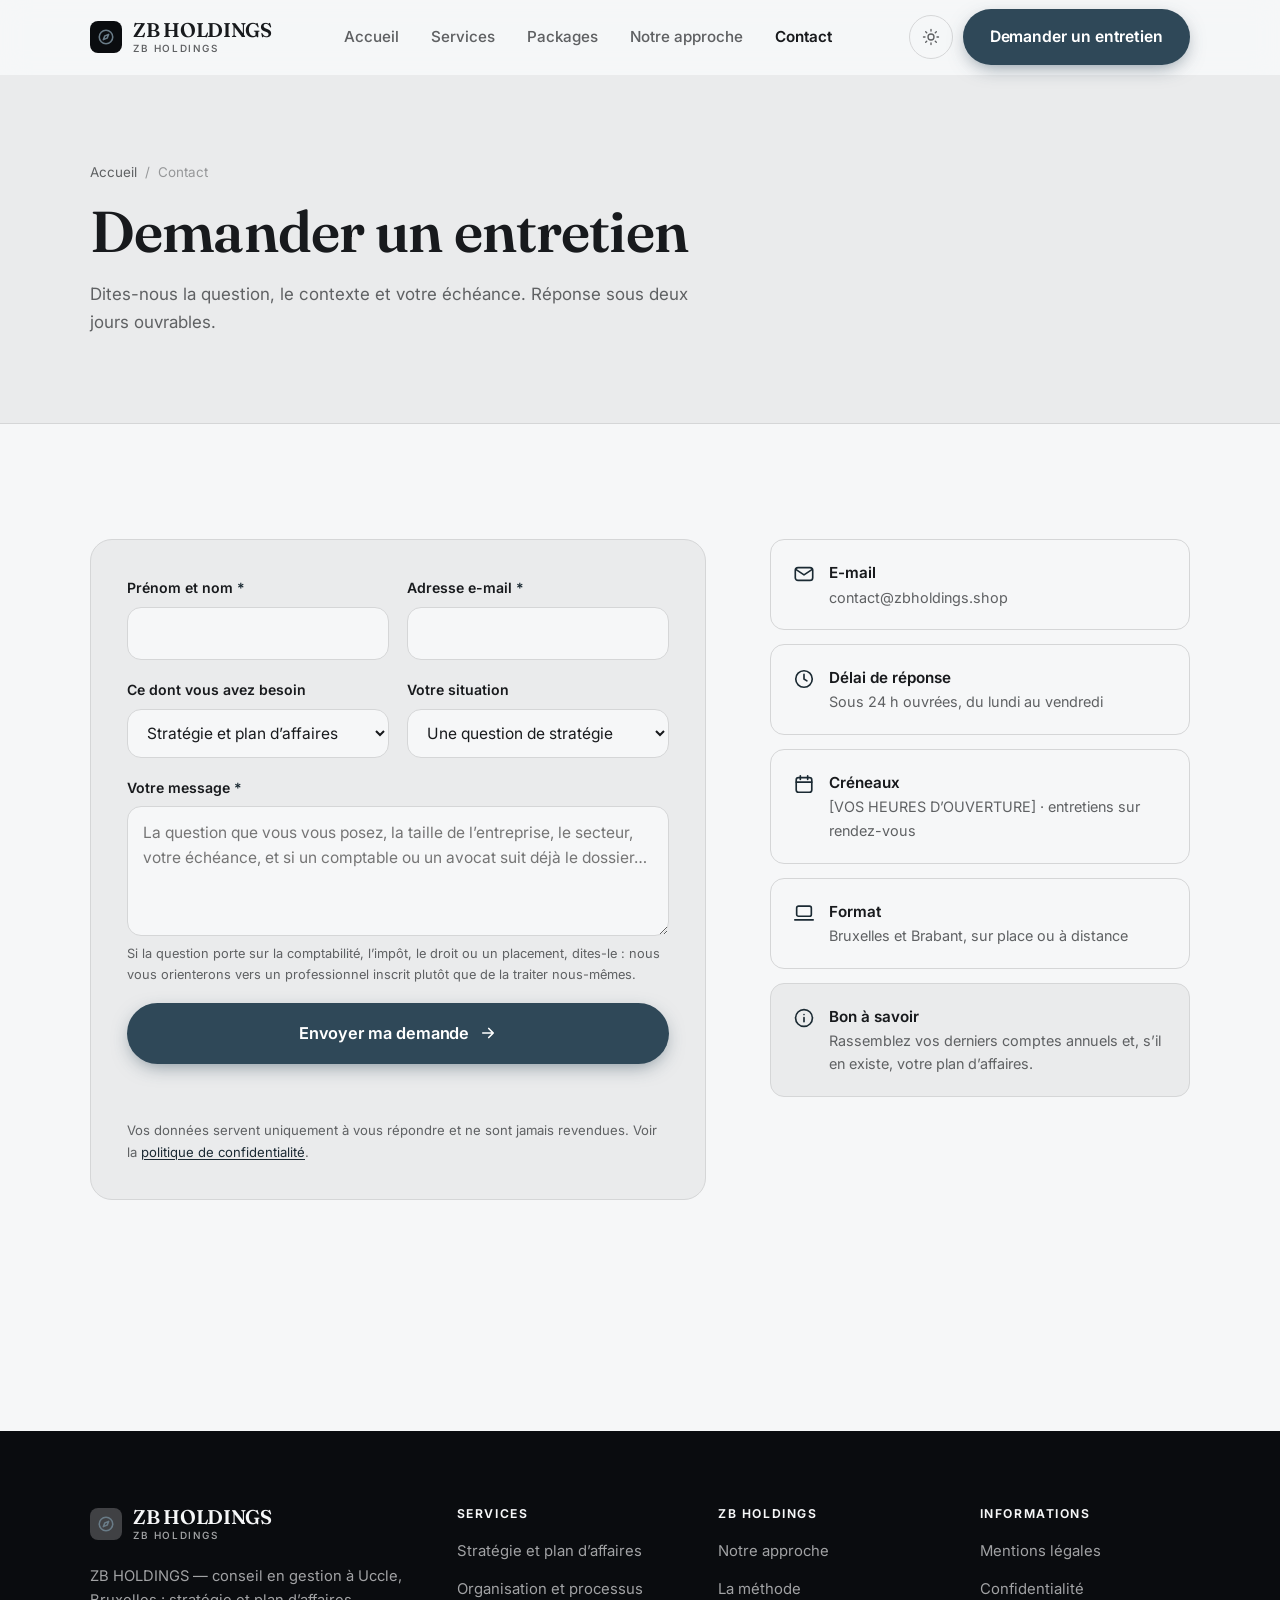
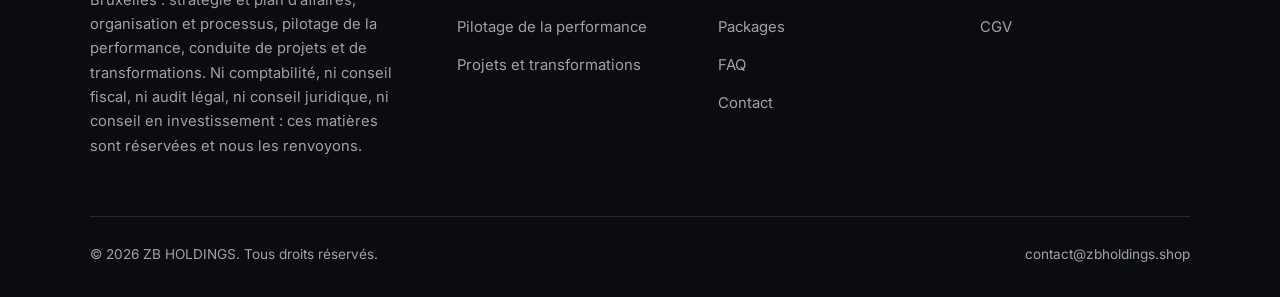
<file: contact.html>
<!DOCTYPE html>
<html lang="fr" class="no-js">
<head>
<meta charset="utf-8">
<meta name="viewport" content="width=device-width, initial-scale=1">
<title>Contact — ZB HOLDINGS</title>
<meta name="description" content="Contacter ZB HOLDINGS pour un premier entretien de cadrage. Réponse sous deux jours ouvrables.">
<link rel="canonical" href="https://zbholdings.shop/contact.html">

<meta property="og:type" content="website">
<meta property="og:url" content="https://zbholdings.shop/contact.html">
<meta property="og:site_name" content="ZB HOLDINGS">
<meta property="og:locale" content="fr_FR">
<meta property="og:title" content="Contact — ZB HOLDINGS">
<meta property="og:description" content="Contacter ZB HOLDINGS pour un premier entretien de cadrage. Réponse sous deux jours ouvrables.">
<meta name="theme-color" content="#0a0c0f">

<link rel="icon" href="assets/img/favicon.svg" type="image/svg+xml">
<link rel="preconnect" href="https://fonts.googleapis.com">
<link rel="preconnect" href="https://fonts.gstatic.com" crossorigin>
<link rel="stylesheet" href="https://fonts.googleapis.com/css2?family=Fraunces:wght@400;500;600;700&family=Inter:wght@400..700&display=swap">
<link rel="stylesheet" href="assets/css/style.css">

<!-- Thème appliqué avant le premier rendu (évite le flash) -->
<script>
document.documentElement.classList.remove('no-js');
(function(){try{var t=localStorage.getItem('site-theme');if(t){document.documentElement.setAttribute('data-theme',t);}}catch(e){}})();
</script>
</head>

<body>
<a class="skip-link" href="#main">Aller au contenu principal</a>

<header class="site-header">
  <nav class="wrap nav" aria-label="Navigation principale">
    <a class="brand" href="index.html">
      <svg class="brand__mark" viewBox="0 0 64 64" aria-hidden="true">
        <rect class="bm-bg" width="64" height="64" rx="16"/>
        <g class="bm-ic" transform="translate(14 14) scale(1.5)" fill="none" stroke-width="2.1" stroke-linecap="round" stroke-linejoin="round"><circle cx="12" cy="12" r="9"/><path d="M15.5 8.5 13.5 13.5 8.5 15.5 10.5 10.5z"/></g>
      </svg>
      <span>ZB HOLDINGS<span class="brand__sub">ZB HOLDINGS</span></span>
    </a>

    <ul class="nav__links" id="nav-links">
      <li><a href="index.html">Accueil</a></li>
      <li><a href="programmes.html">Services</a></li>
      <li><a href="index.html#tarifs">Packages</a></li>
      <li><a href="a-propos.html">Notre approche</a></li>
      <li><a href="contact.html" aria-current="page">Contact</a></li>
      <li><a class="btn btn--primary" href="contact.html">Demander un entretien</a></li>
    </ul>

    <div class="nav__cta">
      <button class="theme-toggle" type="button" aria-label="Passer en thème sombre">
        <svg class="icon-sun" viewBox="0 0 24 24" fill="none" stroke="currentColor" stroke-width="1.8" stroke-linecap="round" aria-hidden="true"><circle cx="12" cy="12" r="4"/><path d="M12 2v2m0 16v2M2 12h2m16 0h2M4.9 4.9l1.4 1.4m11.4 11.4 1.4 1.4M19.1 4.9l-1.4 1.4M6.3 17.7l-1.4 1.4"/></svg>
        <svg class="icon-moon" viewBox="0 0 24 24" fill="none" stroke="currentColor" stroke-width="1.8" stroke-linecap="round" stroke-linejoin="round" aria-hidden="true"><path d="M21 12.8A9 9 0 1 1 11.2 3a7 7 0 0 0 9.8 9.8z"/></svg>
      </button>
      <a class="btn btn--primary" href="contact.html">Demander un entretien</a>
      <button class="nav__toggle" type="button" aria-expanded="false" aria-controls="nav-links" aria-label="Ouvrir le menu">
        <svg class="icon-open" viewBox="0 0 24 24" fill="none" stroke="currentColor" stroke-width="2" stroke-linecap="round" aria-hidden="true"><path d="M3 6h18M3 12h18M3 18h18"/></svg>
        <svg class="icon-close" viewBox="0 0 24 24" fill="none" stroke="currentColor" stroke-width="2" stroke-linecap="round" aria-hidden="true"><path d="M6 6l12 12M18 6L6 18"/></svg>
      </button>
    </div>
  </nav>
</header>

<main id="main">

<section class="page-head">
  <div class="wrap">
    <nav class="breadcrumb" aria-label="Fil d’Ariane">
      <a href="index.html">Accueil</a><span>/</span><span aria-current="page">Contact</span>
    </nav>
    <h1>Demander un entretien</h1>
    <p>Dites-nous la question, le contexte et votre échéance. Réponse sous deux jours ouvrables.</p>
  </div>
</section>

<section class="section wrap">
  <div class="form-layout">

    <!--
      FORMULAIRE : l'attribut action contient un identifiant à remplacer.
      Créez un formulaire gratuit sur https://formspree.io puis remplacez
      VOTRE_ID_FORMSPREE. En attendant, le bouton ouvre la messagerie du
      visiteur avec un message pré-rempli vers contact@zbholdings.shop.
    -->
    <form class="form" id="contact-form" action="https://formspree.io/f/VOTRE_ID_FORMSPREE" method="POST"
          data-email="contact@zbholdings.shop" data-subject="Demande d’entretien"
          data-msg-mail="Votre logiciel de messagerie va s’ouvrir avec le message pré-rempli." data-msg-sending="Envoi en cours…"
          data-msg-ok="Merci ! Votre message est parti. Réponse sous 24 h ouvrées." data-msg-err="L’envoi a échoué. Écrivez-nous directement à">
      <div class="form__row">
        <div class="field">
          <label for="nom">Prénom et nom <span class="req" aria-hidden="true">*</span></label>
          <input type="text" id="nom" name="nom" autocomplete="name" required>
        </div>
        <div class="field">
          <label for="email">Adresse e-mail <span class="req" aria-hidden="true">*</span></label>
          <input type="email" id="email" name="email" autocomplete="email" required>
        </div>
      </div>

      <div class="form__row">
        <div class="field">
          <label for="programme">Ce dont vous avez besoin</label>
          <select id="programme" name="programme">
            <option>Stratégie et plan d’affaires</option>
            <option>Organisation et processus</option>
            <option>Pilotage de la performance</option>
            <option>Projets et transformations</option>
            <option>Je ne sais pas encore</option>
          </select>
        </div>
        <div class="field">
          <label for="niveau">Votre situation</label>
          <select id="niveau" name="niveau">
            <option>Une question de stratégie</option>
            <option>Une réorganisation</option>
            <option>Du pilotage et des indicateurs</option>
            <option>Un projet à piloter</option>
          </select>
        </div>
      </div>

      <div class="field">
        <label for="message">Votre message <span class="req" aria-hidden="true">*</span></label>
        <textarea id="message" name="message" required placeholder="La question que vous vous posez, la taille de l’entreprise, le secteur, votre échéance, et si un comptable ou un avocat suit déjà le dossier…"></textarea>
        <span class="field__hint">Si la question porte sur la comptabilité, l’impôt, le droit ou un placement, dites-le : nous vous orienterons vers un professionnel inscrit plutôt que de la traiter nous-mêmes.</span>
      </div>

      <!-- Piège à robots : invisible pour les humains -->
      <div class="visually-hidden" aria-hidden="true">
        <label for="site-web">Ne remplissez pas ce champ</label>
        <input type="text" id="site-web" name="_gotcha" tabindex="-1" autocomplete="off">
      </div>

      <button class="btn btn--primary btn--lg" type="submit">Envoyer ma demande <svg viewBox="0 0 24 24" fill="none" stroke="currentColor" stroke-width="2.2" stroke-linecap="round" stroke-linejoin="round" aria-hidden="true"><path d="M5 12h14M13 6l6 6-6 6"/></svg></button>

      <p id="form-status" class="form__status" role="status" aria-live="polite"></p>

      <p class="form__note">
        Vos données servent uniquement à vous répondre et ne sont jamais revendues. Voir la <a href="mentions-legales.html#confidentialite">politique de confidentialité</a>.
      </p>
    </form>

    <aside class="contact-aside">
      <div class="contact-card">
        <svg viewBox="0 0 24 24" fill="none" stroke="currentColor" stroke-width="1.8" stroke-linecap="round" stroke-linejoin="round" aria-hidden="true"><rect x="2.5" y="5" width="19" height="14" rx="3"/><path d="M3 7l9 6 9-6"/></svg>
        <div><b>E-mail</b><a href="mailto:contact@zbholdings.shop">contact@zbholdings.shop</a></div>
      </div>
      <div class="contact-card">
        <svg viewBox="0 0 24 24" fill="none" stroke="currentColor" stroke-width="1.8" stroke-linecap="round" stroke-linejoin="round" aria-hidden="true"><circle cx="12" cy="12" r="9"/><path d="M12 7v5l3.2 2"/></svg>
        <div><b>Délai de réponse</b><span>Sous 24 h ouvrées, du lundi au vendredi</span></div>
      </div>
      <div class="contact-card">
        <svg viewBox="0 0 24 24" fill="none" stroke="currentColor" stroke-width="1.8" stroke-linecap="round" stroke-linejoin="round" aria-hidden="true"><rect x="3.5" y="5" width="17" height="16" rx="2.5"/><path d="M8 3v4M16 3v4M3.5 10h17"/></svg>
        <div><b>Créneaux</b><span>[VOS HEURES D’OUVERTURE] · entretiens sur rendez-vous</span></div>
      </div>
      <div class="contact-card">
        <svg viewBox="0 0 24 24" fill="none" stroke="currentColor" stroke-width="1.8" stroke-linecap="round" stroke-linejoin="round" aria-hidden="true"><rect x="4" y="4.5" width="16" height="11" rx="2"/><path d="M2 19.5h20"/></svg>
        <div><b>Format</b><span>Bruxelles et Brabant, sur place ou à distance</span></div>
      </div>
      <div class="contact-card contact-card--soft">
        <svg viewBox="0 0 24 24" fill="none" stroke="currentColor" stroke-width="1.8" stroke-linecap="round" stroke-linejoin="round" aria-hidden="true"><circle cx="12" cy="12" r="9.2"/><path d="M12 16v-4.5M12 8.2v.1"/></svg>
        <div><b>Bon à savoir</b><span>Rassemblez vos derniers comptes annuels et, s’il en existe, votre plan d’affaires.</span></div>
      </div>
    </aside>

  </div>
</section>

</main>

<footer class="site-footer">
  <div class="wrap">
    <div class="footer__grid">
      <div class="footer__brand">
        <a class="brand" href="index.html">
          <svg class="brand__mark" viewBox="0 0 64 64" aria-hidden="true">
        <rect class="bm-bg" width="64" height="64" rx="16"/>
        <g class="bm-ic" transform="translate(14 14) scale(1.5)" fill="none" stroke-width="2.1" stroke-linecap="round" stroke-linejoin="round"><circle cx="12" cy="12" r="9"/><path d="M15.5 8.5 13.5 13.5 8.5 15.5 10.5 10.5z"/></g>
      </svg>
          <span>ZB HOLDINGS<span class="brand__sub">ZB HOLDINGS</span></span>
        </a>
        <p>ZB HOLDINGS — conseil en gestion à Uccle, Bruxelles : stratégie et plan d’affaires, organisation et processus, pilotage de la performance, conduite de projets et de transformations. Ni comptabilité, ni conseil fiscal, ni audit légal, ni conseil juridique, ni conseil en investissement : ces matières sont réservées et nous les renvoyons.</p>
      </div>

      <div class="footer__col">
        <h4>Services</h4>
        <ul>
          <li><a href="programmes.html#strategie">Stratégie et plan d’affaires</a></li>
          <li><a href="programmes.html#organisation">Organisation et processus</a></li>
          <li><a href="programmes.html#performance">Pilotage de la performance</a></li>
          <li><a href="programmes.html#projets">Projets et transformations</a></li>
        </ul>
      </div>

      <div class="footer__col">
        <h4>ZB HOLDINGS</h4>
        <ul>
          <li><a href="a-propos.html">Notre approche</a></li>
          <li><a href="index.html#methode">La méthode</a></li>
          <li><a href="index.html#tarifs">Packages</a></li>
          <li><a href="index.html#faq">FAQ</a></li>
          <li><a href="contact.html">Contact</a></li>
        </ul>
      </div>

      <div class="footer__col">
        <h4>Informations</h4>
        <ul>
          <li><a href="mentions-legales.html">Mentions légales</a></li>
          <li><a href="mentions-legales.html#confidentialite">Confidentialité</a></li>
          <li><a href="mentions-legales.html#cgv">CGV</a></li>
        </ul>
      </div>
    </div>

    <div class="footer__bottom">
      <p>© <span data-year>2026</span> ZB HOLDINGS. Tous droits réservés.</p>
      <p><a href="mailto:contact@zbholdings.shop">contact@zbholdings.shop</a></p>
    </div>
  </div>
</footer>

<script src="assets/js/main.js" defer></script>
</body>
</html>
</file>
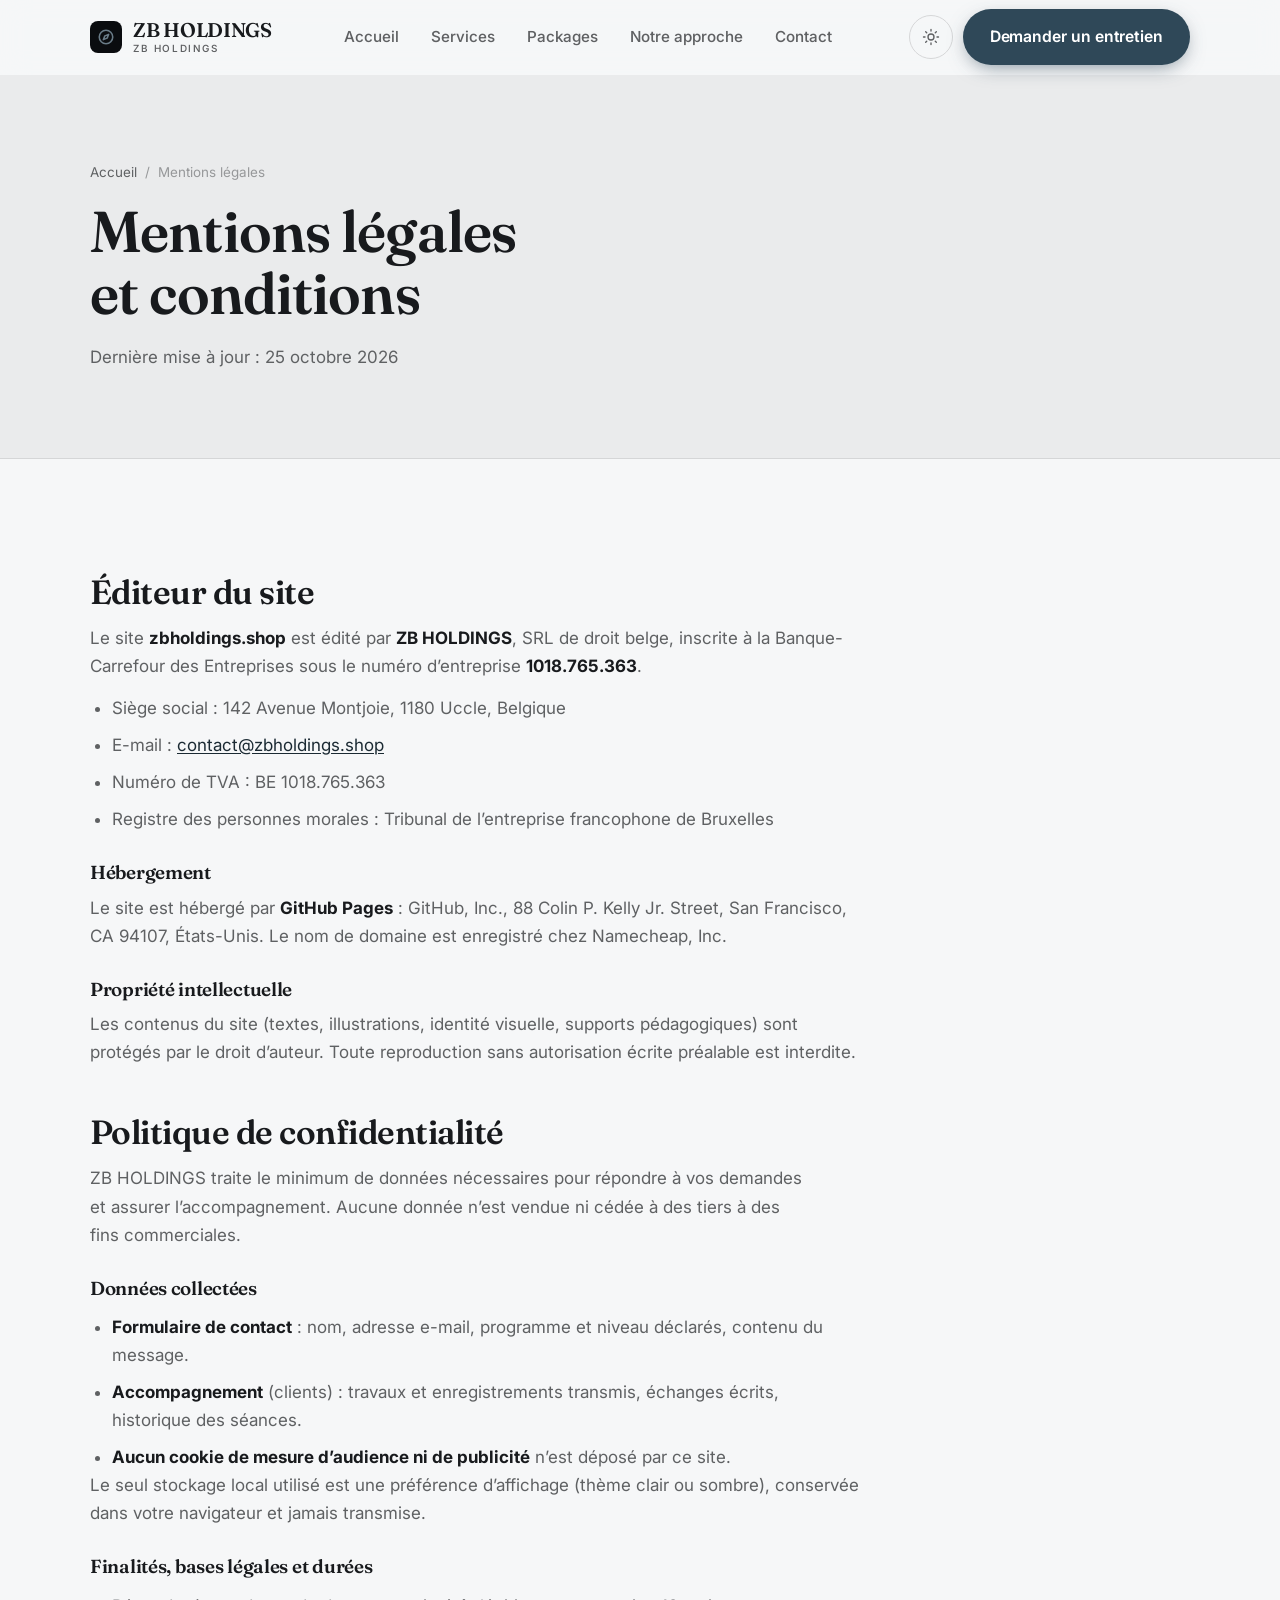
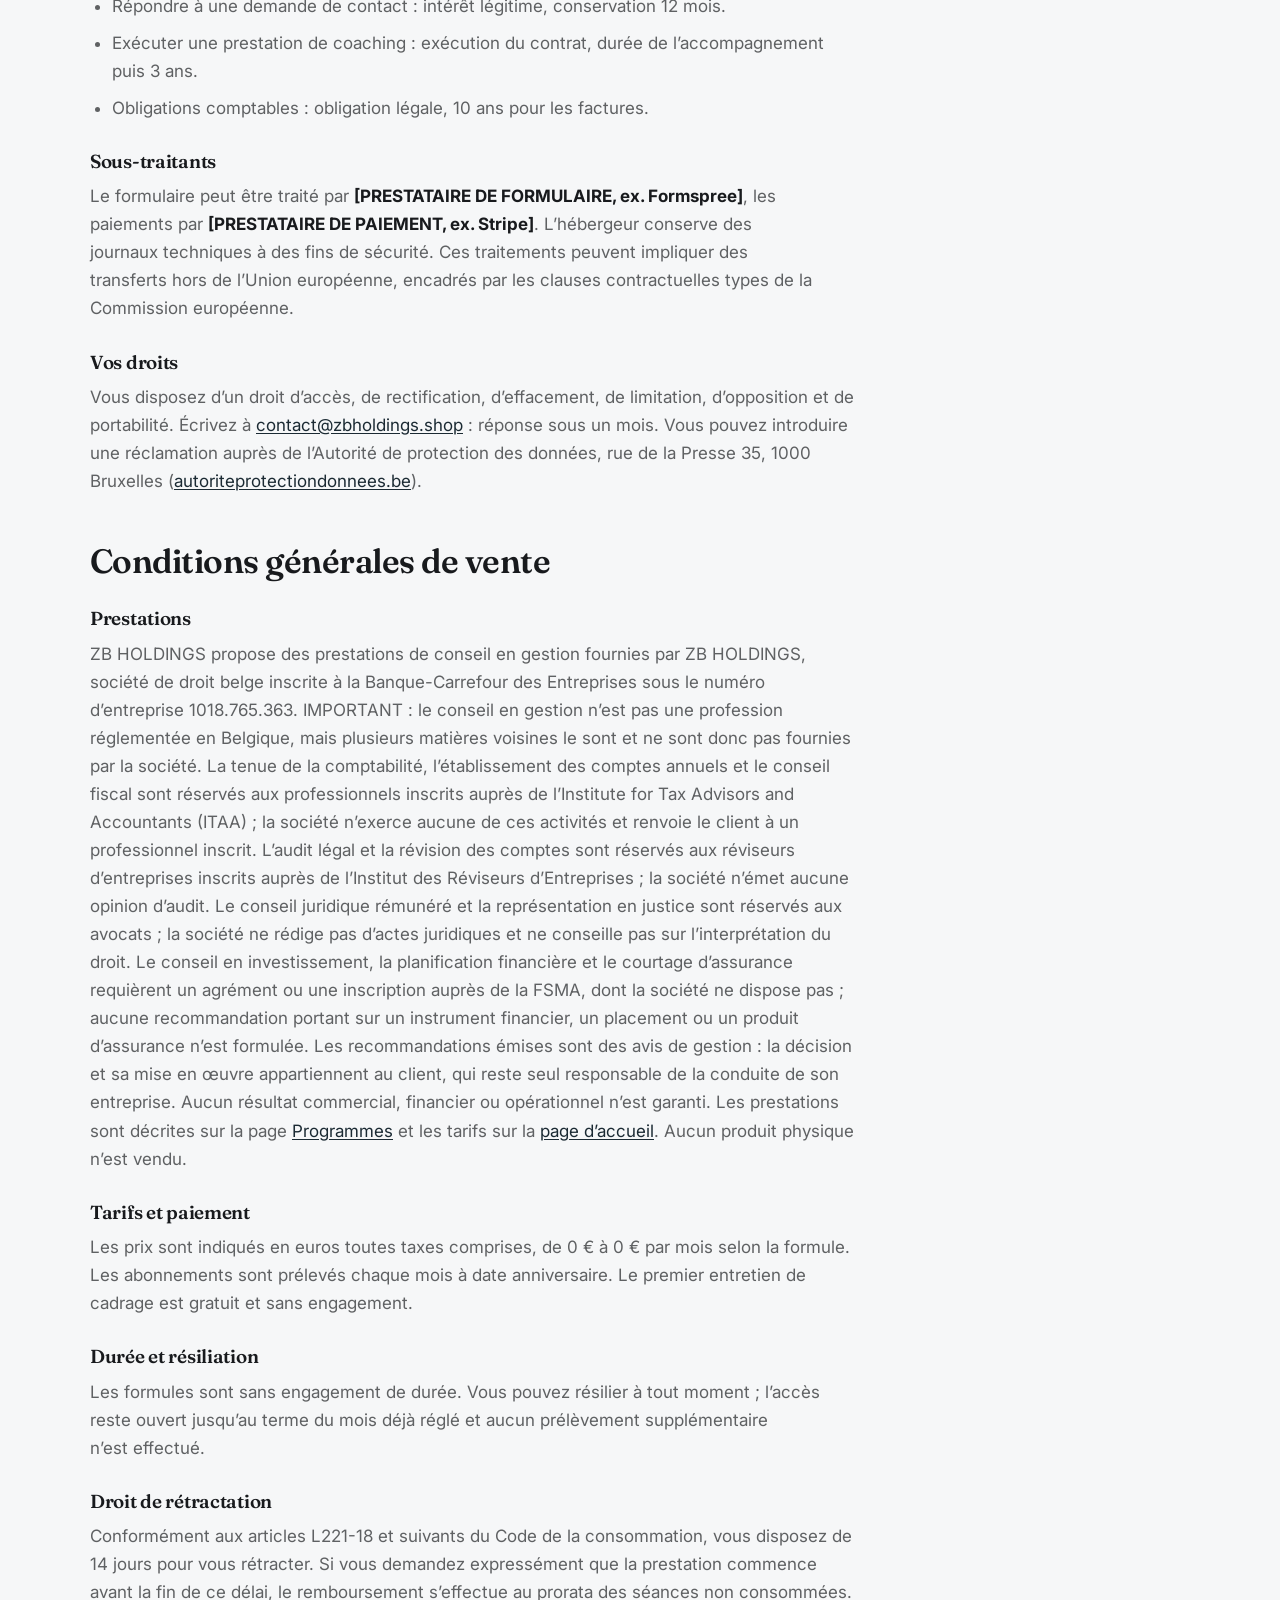
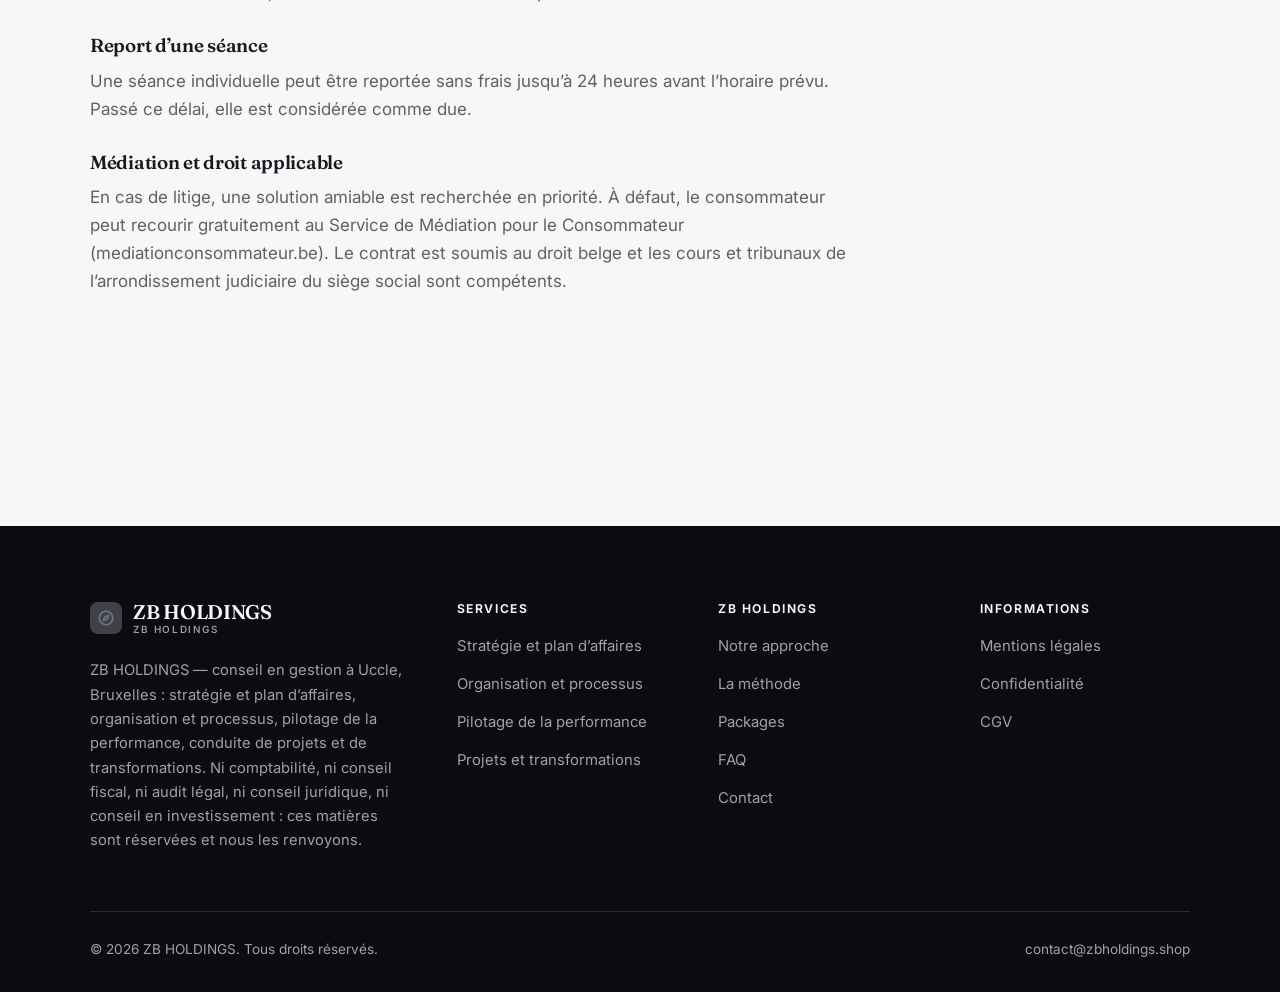
<file: mentions-legales.html>
<!DOCTYPE html>
<html lang="fr" class="no-js">
<head>
<meta charset="utf-8">
<meta name="viewport" content="width=device-width, initial-scale=1">
<title>Mentions légales, confidentialité et CGV — ZB HOLDINGS</title>
<meta name="description" content="Mentions légales, politique de confidentialité et conditions générales de vente de ZB HOLDINGS.">
<meta name="robots" content="noindex">

<meta property="og:type" content="website">
<meta property="og:url" content="https://zbholdings.shop/mentions-legales.html">
<meta property="og:site_name" content="ZB HOLDINGS">
<meta property="og:locale" content="fr_FR">
<meta property="og:title" content="Mentions légales, confidentialité et CGV — ZB HOLDINGS">
<meta property="og:description" content="Mentions légales, politique de confidentialité et conditions générales de vente de ZB HOLDINGS.">
<meta name="theme-color" content="#0a0c0f">

<link rel="icon" href="assets/img/favicon.svg" type="image/svg+xml">
<link rel="preconnect" href="https://fonts.googleapis.com">
<link rel="preconnect" href="https://fonts.gstatic.com" crossorigin>
<link rel="stylesheet" href="https://fonts.googleapis.com/css2?family=Fraunces:wght@400;500;600;700&family=Inter:wght@400..700&display=swap">
<link rel="stylesheet" href="assets/css/style.css">

<!-- Thème appliqué avant le premier rendu (évite le flash) -->
<script>
document.documentElement.classList.remove('no-js');
(function(){try{var t=localStorage.getItem('site-theme');if(t){document.documentElement.setAttribute('data-theme',t);}}catch(e){}})();
</script>
</head>

<body>
<a class="skip-link" href="#main">Aller au contenu principal</a>

<header class="site-header">
  <nav class="wrap nav" aria-label="Navigation principale">
    <a class="brand" href="index.html">
      <svg class="brand__mark" viewBox="0 0 64 64" aria-hidden="true">
        <rect class="bm-bg" width="64" height="64" rx="16"/>
        <g class="bm-ic" transform="translate(14 14) scale(1.5)" fill="none" stroke-width="2.1" stroke-linecap="round" stroke-linejoin="round"><circle cx="12" cy="12" r="9"/><path d="M15.5 8.5 13.5 13.5 8.5 15.5 10.5 10.5z"/></g>
      </svg>
      <span>ZB HOLDINGS<span class="brand__sub">ZB HOLDINGS</span></span>
    </a>

    <ul class="nav__links" id="nav-links">
      <li><a href="index.html">Accueil</a></li>
      <li><a href="programmes.html">Services</a></li>
      <li><a href="index.html#tarifs">Packages</a></li>
      <li><a href="a-propos.html">Notre approche</a></li>
      <li><a href="contact.html">Contact</a></li>
      <li><a class="btn btn--primary" href="contact.html">Demander un entretien</a></li>
    </ul>

    <div class="nav__cta">
      <button class="theme-toggle" type="button" aria-label="Passer en thème sombre">
        <svg class="icon-sun" viewBox="0 0 24 24" fill="none" stroke="currentColor" stroke-width="1.8" stroke-linecap="round" aria-hidden="true"><circle cx="12" cy="12" r="4"/><path d="M12 2v2m0 16v2M2 12h2m16 0h2M4.9 4.9l1.4 1.4m11.4 11.4 1.4 1.4M19.1 4.9l-1.4 1.4M6.3 17.7l-1.4 1.4"/></svg>
        <svg class="icon-moon" viewBox="0 0 24 24" fill="none" stroke="currentColor" stroke-width="1.8" stroke-linecap="round" stroke-linejoin="round" aria-hidden="true"><path d="M21 12.8A9 9 0 1 1 11.2 3a7 7 0 0 0 9.8 9.8z"/></svg>
      </button>
      <a class="btn btn--primary" href="contact.html">Demander un entretien</a>
      <button class="nav__toggle" type="button" aria-expanded="false" aria-controls="nav-links" aria-label="Ouvrir le menu">
        <svg class="icon-open" viewBox="0 0 24 24" fill="none" stroke="currentColor" stroke-width="2" stroke-linecap="round" aria-hidden="true"><path d="M3 6h18M3 12h18M3 18h18"/></svg>
        <svg class="icon-close" viewBox="0 0 24 24" fill="none" stroke="currentColor" stroke-width="2" stroke-linecap="round" aria-hidden="true"><path d="M6 6l12 12M18 6L6 18"/></svg>
      </button>
    </div>
  </nav>
</header>

<main id="main">

<section class="page-head">
  <div class="wrap">
    <nav class="breadcrumb" aria-label="Fil d'Ariane">
      <a href="index.html">Accueil</a><span>/</span><span aria-current="page">Mentions légales</span>
    </nav>
    <h1>Mentions légales et conditions</h1>
    <p>Dernière mise à jour : <time datetime="2026-10-25">25 octobre 2026</time></p>
  </div>
</section>

<section class="section wrap">
  <div class="prose">

    <!--
      À COMPLÉTER : ce document est un squelette, pas un conseil juridique.
      Remplacez chaque [CROCHET] par vos informations réelles.
      En Belgique, le prestataire d’un service de la société de l’information doit
      communiquer son identité et son numéro d’entreprise (art. XII.6 du Code de
      droit économique).
    -->

    <h2 id="editeur">Éditeur du site</h2>
    <p>
      Le site <strong>zbholdings.shop</strong> est édité par <strong>ZB HOLDINGS</strong>,
      SRL de droit belge, inscrite à la Banque-Carrefour des
      Entreprises sous le numéro d’entreprise <strong>1018.765.363</strong>.
    </p>
    <ul>
      <li>Siège social : 142 Avenue Montjoie, 1180 Uccle, Belgique</li>
      <li>E-mail : <a href="mailto:contact@zbholdings.shop">contact@zbholdings.shop</a></li>
      <li>Numéro de TVA : BE 1018.765.363</li>
      <li>Registre des personnes morales : Tribunal de l’entreprise francophone de Bruxelles</li>
    </ul>

    <h3>Hébergement</h3>
    <p>
      Le site est hébergé par <strong>GitHub Pages</strong> : GitHub, Inc., 88 Colin P. Kelly Jr. Street,
      San Francisco, CA 94107, États-Unis. Le nom de domaine est enregistré chez Namecheap, Inc.
    </p>

    <h3>Propriété intellectuelle</h3>
    <p>
      Les contenus du site (textes, illustrations, identité visuelle, supports pédagogiques) sont
      protégés par le droit d’auteur. Toute reproduction sans autorisation écrite préalable est interdite.
    </p>

    <h2 id="confidentialite">Politique de confidentialité</h2>
    <p>
      ZB HOLDINGS traite le minimum de données nécessaires pour répondre à vos demandes et assurer
      l’accompagnement. Aucune donnée n’est vendue ni cédée à des tiers à des fins commerciales.
    </p>
    <h3>Données collectées</h3>
    <ul>
      <li><strong>Formulaire de contact</strong> : nom, adresse e-mail, programme et niveau déclarés, contenu du message.</li>
      <li><strong>Accompagnement</strong> (clients) : travaux et enregistrements transmis, échanges écrits, historique des séances.</li>
      <li><strong>Aucun cookie de mesure d’audience ni de publicité</strong> n’est déposé par ce site.</li>
    </ul>
    <p>
      Le seul stockage local utilisé est une préférence d’affichage (thème clair ou sombre), conservée
      dans votre navigateur et jamais transmise.
    </p>
    <h3>Finalités, bases légales et durées</h3>
    <ul>
      <li>Répondre à une demande de contact : intérêt légitime, conservation 12 mois.</li>
      <li>Exécuter une prestation de coaching : exécution du contrat, durée de l’accompagnement puis 3 ans.</li>
      <li>Obligations comptables : obligation légale, 10 ans pour les factures.</li>
    </ul>
    <h3>Sous-traitants</h3>
    <p>
      Le formulaire peut être traité par <strong>[PRESTATAIRE DE FORMULAIRE, ex. Formspree]</strong>, les paiements
      par <strong>[PRESTATAIRE DE PAIEMENT, ex. Stripe]</strong>. L’hébergeur conserve des journaux techniques à des
      fins de sécurité. Ces traitements peuvent impliquer des transferts hors de l’Union européenne, encadrés par
      les clauses contractuelles types de la Commission européenne.
    </p>
    <h3>Vos droits</h3>
    <p>
      Vous disposez d’un droit d’accès, de rectification, d’effacement, de limitation, d’opposition et de
      portabilité. Écrivez à <a href="mailto:contact@zbholdings.shop">contact@zbholdings.shop</a> : réponse sous un mois. Vous pouvez
      introduire une réclamation auprès de l’Autorité de protection des données, rue de la Presse 35, 1000 Bruxelles (<a href="https://www.autoriteprotectiondonnees.be" rel="noopener" target="_blank">autoriteprotectiondonnees.be</a>).
    </p>

    <h2 id="cgv">Conditions générales de vente</h2>
    <h3>Prestations</h3>
    <p>
      ZB HOLDINGS propose des prestations de conseil en gestion fournies par ZB HOLDINGS, société de droit belge inscrite à la Banque-Carrefour des Entreprises sous le numéro d’entreprise 1018.765.363. IMPORTANT : le conseil en gestion n’est pas une profession réglementée en Belgique, mais plusieurs matières voisines le sont et ne sont donc pas fournies par la société. La tenue de la comptabilité, l’établissement des comptes annuels et le conseil fiscal sont réservés aux professionnels inscrits auprès de l’Institute for Tax Advisors and Accountants (ITAA) ; la société n’exerce aucune de ces activités et renvoie le client à un professionnel inscrit. L’audit légal et la révision des comptes sont réservés aux réviseurs d’entreprises inscrits auprès de l’Institut des Réviseurs d’Entreprises ; la société n’émet aucune opinion d’audit. Le conseil juridique rémunéré et la représentation en justice sont réservés aux avocats ; la société ne rédige pas d’actes juridiques et ne conseille pas sur l’interprétation du droit. Le conseil en investissement, la planification financière et le courtage d’assurance requièrent un agrément ou une inscription auprès de la FSMA, dont la société ne dispose pas ; aucune recommandation portant sur un instrument financier, un placement ou un produit d’assurance n’est formulée. Les recommandations émises sont des avis de gestion : la décision et sa mise en œuvre appartiennent au client, qui reste seul responsable de la conduite de son entreprise. Aucun résultat commercial, financier ou opérationnel n’est garanti. Les prestations sont décrites sur la page
      <a href="programmes.html">Programmes</a> et les tarifs sur la <a href="index.html#tarifs">page d’accueil</a>.
      Aucun produit physique n’est vendu.
    </p>
    <h3>Tarifs et paiement</h3>
    <p>
      Les prix sont indiqués en euros toutes taxes comprises, de 0 € à 0 € par mois
      selon la formule. Les abonnements sont prélevés chaque mois à date anniversaire. Le premier entretien de cadrage est gratuit et sans engagement.
    </p>
    <h3>Durée et résiliation</h3>
    <p>
      Les formules sont sans engagement de durée. Vous pouvez résilier à tout moment ; l’accès reste ouvert
      jusqu’au terme du mois déjà réglé et aucun prélèvement supplémentaire n’est effectué.
    </p>
    <h3>Droit de rétractation</h3>
    <p>
      Conformément aux articles L221-18 et suivants du Code de la consommation, vous disposez de 14 jours pour
      vous rétracter. Si vous demandez expressément que la prestation commence avant la fin de ce délai, le
      remboursement s’effectue au prorata des séances non consommées.
    </p>
    <h3>Report d’une séance</h3>
    <p>
      Une séance individuelle peut être reportée sans frais jusqu’à 24 heures avant l’horaire prévu. Passé ce
      délai, elle est considérée comme due.
    </p>
    <h3>Médiation et droit applicable</h3>
    <p>
      En cas de litige, une solution amiable est recherchée en priorité. À défaut, le consommateur peut recourir
      gratuitement au Service de Médiation pour le Consommateur (mediationconsommateur.be). Le contrat est soumis au droit belge et les cours et tribunaux de l’arrondissement judiciaire du siège social sont compétents.
    </p>

  </div>
</section>

</main>

<footer class="site-footer">
  <div class="wrap">
    <div class="footer__grid">
      <div class="footer__brand">
        <a class="brand" href="index.html">
          <svg class="brand__mark" viewBox="0 0 64 64" aria-hidden="true">
        <rect class="bm-bg" width="64" height="64" rx="16"/>
        <g class="bm-ic" transform="translate(14 14) scale(1.5)" fill="none" stroke-width="2.1" stroke-linecap="round" stroke-linejoin="round"><circle cx="12" cy="12" r="9"/><path d="M15.5 8.5 13.5 13.5 8.5 15.5 10.5 10.5z"/></g>
      </svg>
          <span>ZB HOLDINGS<span class="brand__sub">ZB HOLDINGS</span></span>
        </a>
        <p>ZB HOLDINGS — conseil en gestion à Uccle, Bruxelles : stratégie et plan d’affaires, organisation et processus, pilotage de la performance, conduite de projets et de transformations. Ni comptabilité, ni conseil fiscal, ni audit légal, ni conseil juridique, ni conseil en investissement : ces matières sont réservées et nous les renvoyons.</p>
      </div>

      <div class="footer__col">
        <h4>Services</h4>
        <ul>
          <li><a href="programmes.html#strategie">Stratégie et plan d’affaires</a></li>
          <li><a href="programmes.html#organisation">Organisation et processus</a></li>
          <li><a href="programmes.html#performance">Pilotage de la performance</a></li>
          <li><a href="programmes.html#projets">Projets et transformations</a></li>
        </ul>
      </div>

      <div class="footer__col">
        <h4>ZB HOLDINGS</h4>
        <ul>
          <li><a href="a-propos.html">Notre approche</a></li>
          <li><a href="index.html#methode">La méthode</a></li>
          <li><a href="index.html#tarifs">Packages</a></li>
          <li><a href="index.html#faq">FAQ</a></li>
          <li><a href="contact.html">Contact</a></li>
        </ul>
      </div>

      <div class="footer__col">
        <h4>Informations</h4>
        <ul>
          <li><a href="mentions-legales.html">Mentions légales</a></li>
          <li><a href="mentions-legales.html#confidentialite">Confidentialité</a></li>
          <li><a href="mentions-legales.html#cgv">CGV</a></li>
        </ul>
      </div>
    </div>

    <div class="footer__bottom">
      <p>© <span data-year>2026</span> ZB HOLDINGS. Tous droits réservés.</p>
      <p><a href="mailto:contact@zbholdings.shop">contact@zbholdings.shop</a></p>
    </div>
  </div>
</footer>

<script src="assets/js/main.js" defer></script>
</body>
</html>
</file>
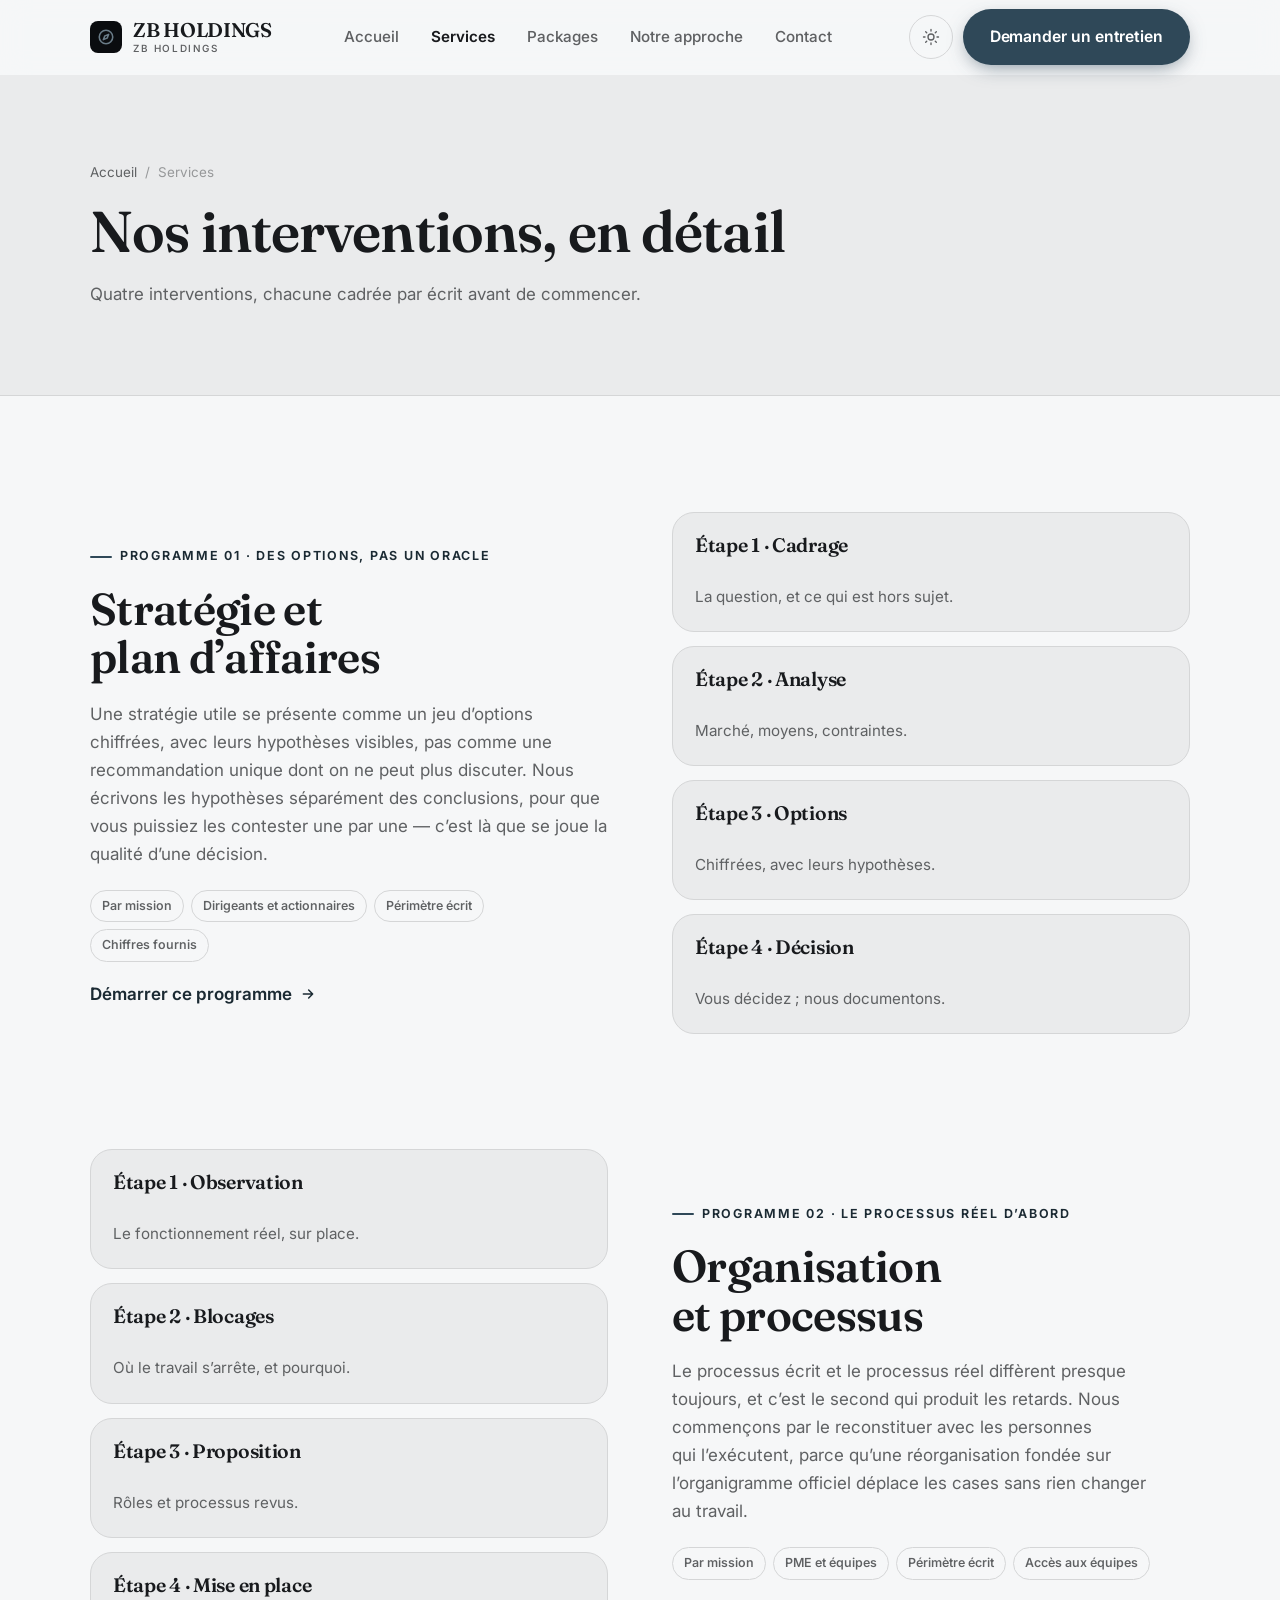
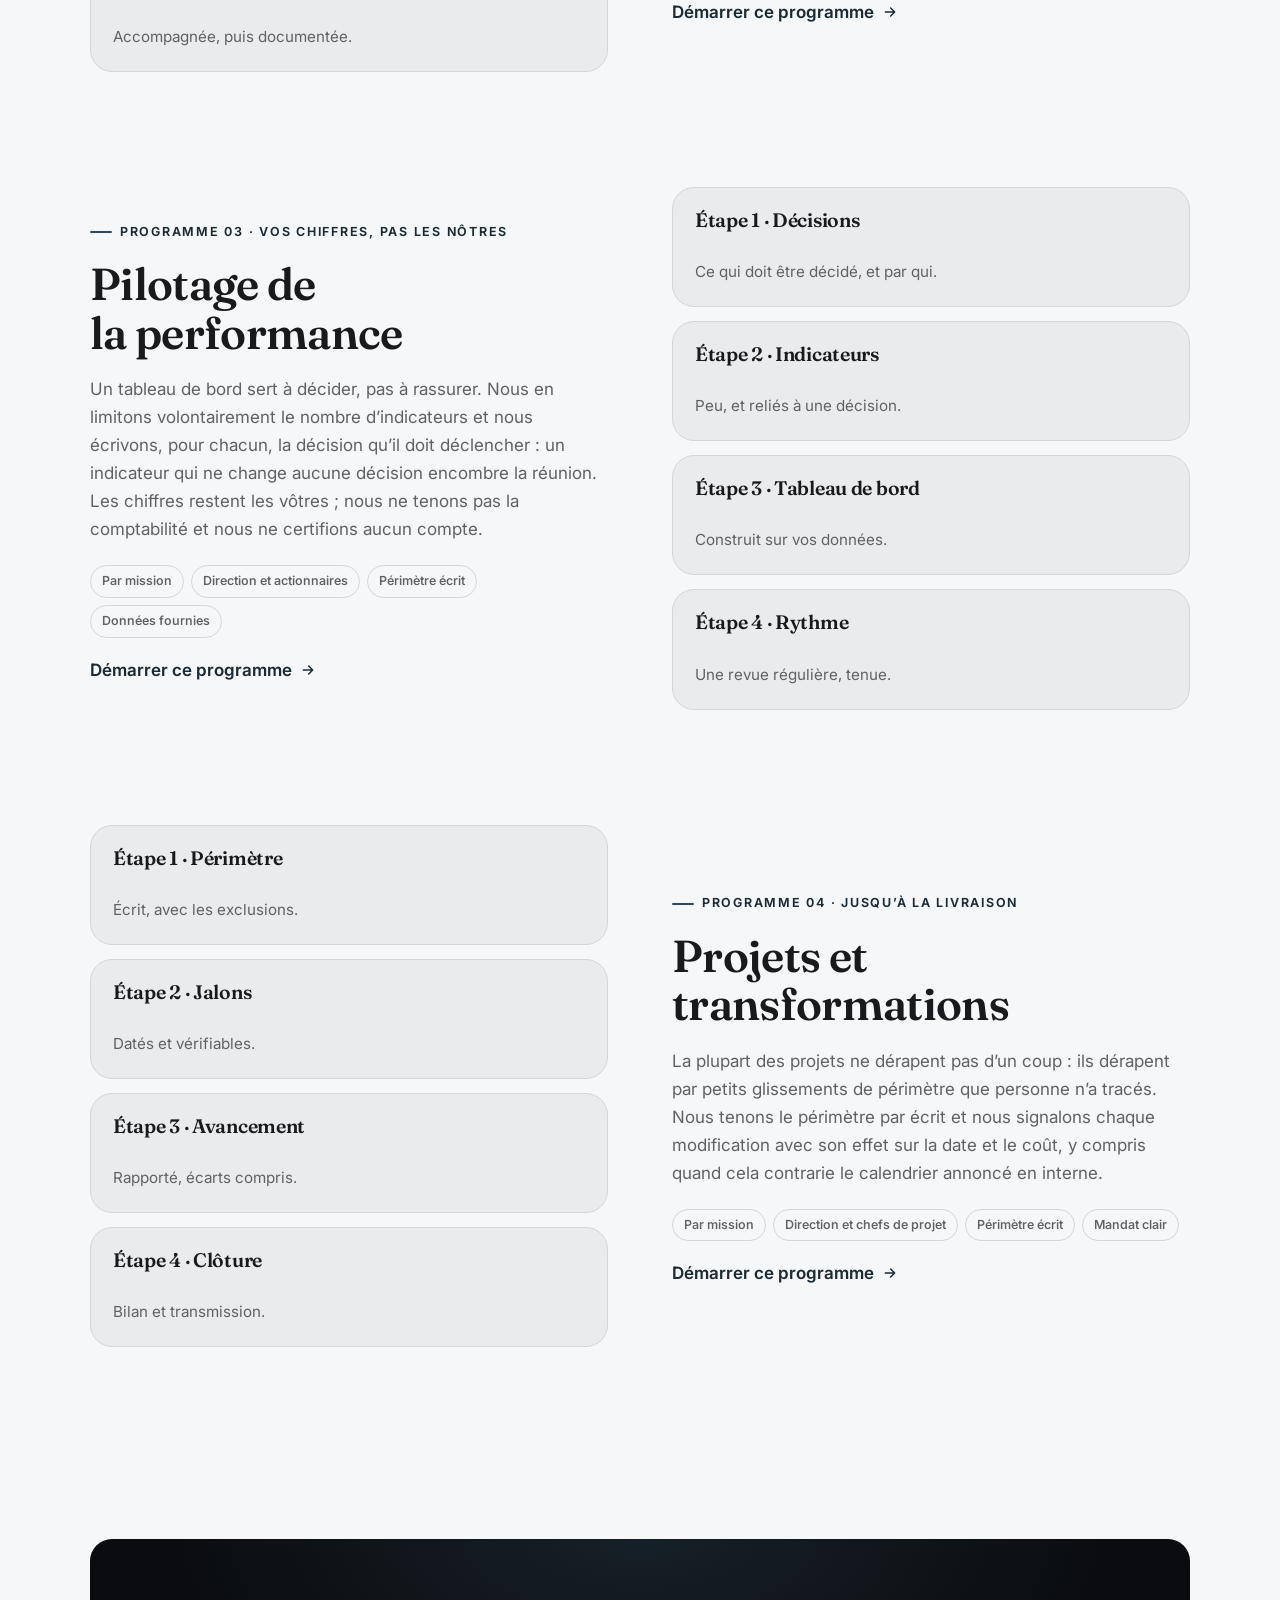
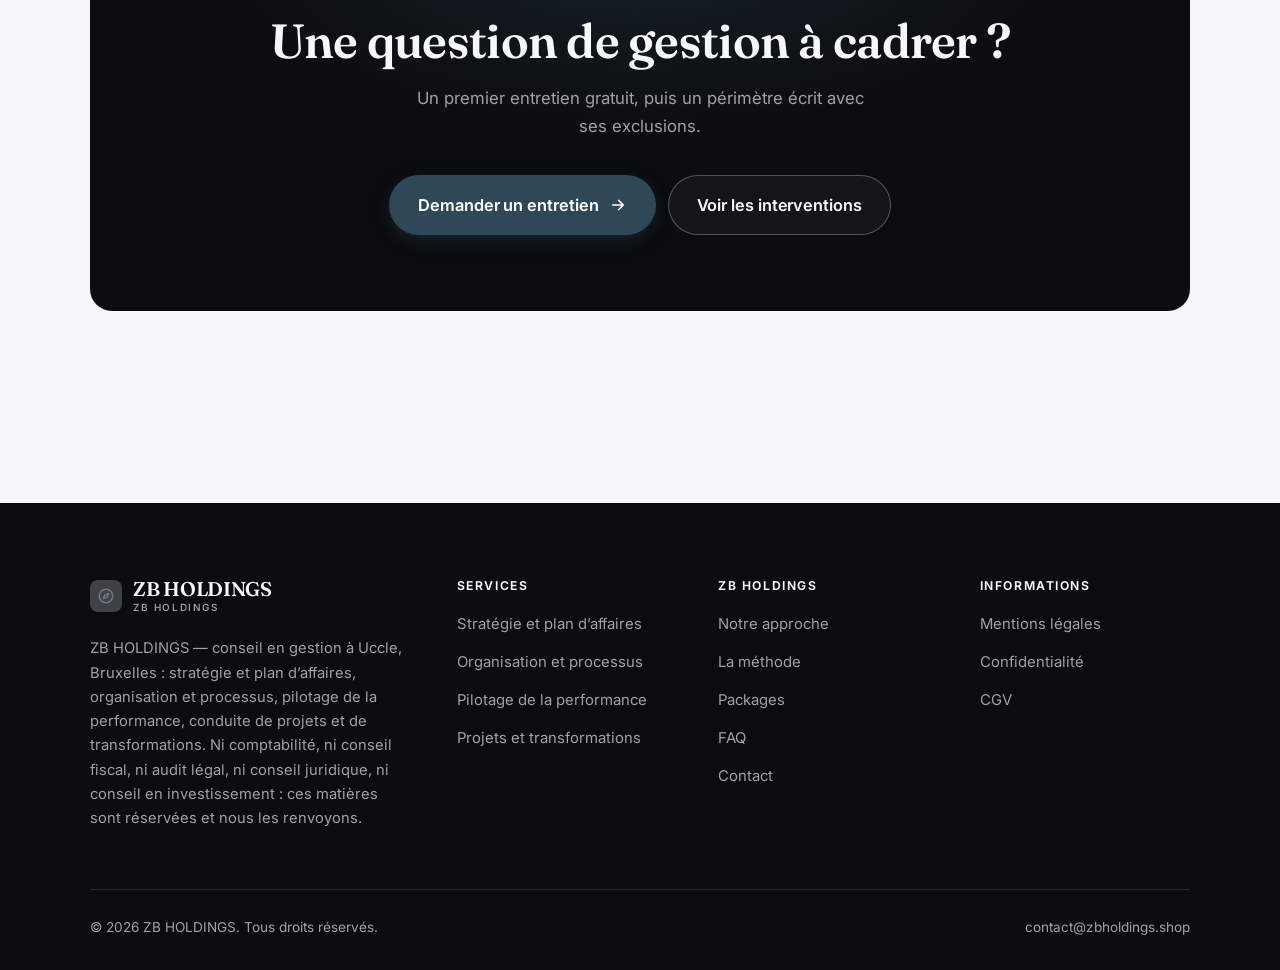
<file: programmes.html>
<!DOCTYPE html>
<html lang="fr" class="no-js">
<head>
<meta charset="utf-8">
<meta name="viewport" content="width=device-width, initial-scale=1">
<title>Services — ZB HOLDINGS</title>
<meta name="description" content="Les interventions de ZB HOLDINGS : stratégie et plan d’affaires, organisation et processus, pilotage de la performance, projets et transformations.">
<link rel="canonical" href="https://zbholdings.shop/programmes.html">

<meta property="og:type" content="website">
<meta property="og:url" content="https://zbholdings.shop/programmes.html">
<meta property="og:site_name" content="ZB HOLDINGS">
<meta property="og:locale" content="fr_FR">
<meta property="og:title" content="Services — ZB HOLDINGS">
<meta property="og:description" content="Les interventions de ZB HOLDINGS : stratégie et plan d’affaires, organisation et processus, pilotage de la performance, projets et transformations.">
<meta name="theme-color" content="#0a0c0f">

<link rel="icon" href="assets/img/favicon.svg" type="image/svg+xml">
<link rel="preconnect" href="https://fonts.googleapis.com">
<link rel="preconnect" href="https://fonts.gstatic.com" crossorigin>
<link rel="stylesheet" href="https://fonts.googleapis.com/css2?family=Fraunces:wght@400;500;600;700&family=Inter:wght@400..700&display=swap">
<link rel="stylesheet" href="assets/css/style.css">

<!-- Thème appliqué avant le premier rendu (évite le flash) -->
<script>
document.documentElement.classList.remove('no-js');
(function(){try{var t=localStorage.getItem('site-theme');if(t){document.documentElement.setAttribute('data-theme',t);}}catch(e){}})();
</script>
</head>

<body>
<a class="skip-link" href="#main">Aller au contenu principal</a>

<header class="site-header">
  <nav class="wrap nav" aria-label="Navigation principale">
    <a class="brand" href="index.html">
      <svg class="brand__mark" viewBox="0 0 64 64" aria-hidden="true">
        <rect class="bm-bg" width="64" height="64" rx="16"/>
        <g class="bm-ic" transform="translate(14 14) scale(1.5)" fill="none" stroke-width="2.1" stroke-linecap="round" stroke-linejoin="round"><circle cx="12" cy="12" r="9"/><path d="M15.5 8.5 13.5 13.5 8.5 15.5 10.5 10.5z"/></g>
      </svg>
      <span>ZB HOLDINGS<span class="brand__sub">ZB HOLDINGS</span></span>
    </a>

    <ul class="nav__links" id="nav-links">
      <li><a href="index.html">Accueil</a></li>
      <li><a href="programmes.html" aria-current="page">Services</a></li>
      <li><a href="index.html#tarifs">Packages</a></li>
      <li><a href="a-propos.html">Notre approche</a></li>
      <li><a href="contact.html">Contact</a></li>
      <li><a class="btn btn--primary" href="contact.html">Demander un entretien</a></li>
    </ul>

    <div class="nav__cta">
      <button class="theme-toggle" type="button" aria-label="Passer en thème sombre">
        <svg class="icon-sun" viewBox="0 0 24 24" fill="none" stroke="currentColor" stroke-width="1.8" stroke-linecap="round" aria-hidden="true"><circle cx="12" cy="12" r="4"/><path d="M12 2v2m0 16v2M2 12h2m16 0h2M4.9 4.9l1.4 1.4m11.4 11.4 1.4 1.4M19.1 4.9l-1.4 1.4M6.3 17.7l-1.4 1.4"/></svg>
        <svg class="icon-moon" viewBox="0 0 24 24" fill="none" stroke="currentColor" stroke-width="1.8" stroke-linecap="round" stroke-linejoin="round" aria-hidden="true"><path d="M21 12.8A9 9 0 1 1 11.2 3a7 7 0 0 0 9.8 9.8z"/></svg>
      </button>
      <a class="btn btn--primary" href="contact.html">Demander un entretien</a>
      <button class="nav__toggle" type="button" aria-expanded="false" aria-controls="nav-links" aria-label="Ouvrir le menu">
        <svg class="icon-open" viewBox="0 0 24 24" fill="none" stroke="currentColor" stroke-width="2" stroke-linecap="round" aria-hidden="true"><path d="M3 6h18M3 12h18M3 18h18"/></svg>
        <svg class="icon-close" viewBox="0 0 24 24" fill="none" stroke="currentColor" stroke-width="2" stroke-linecap="round" aria-hidden="true"><path d="M6 6l12 12M18 6L6 18"/></svg>
      </button>
    </div>
  </nav>
</header>

<main id="main">

<section class="page-head">
  <div class="wrap">
    <nav class="breadcrumb" aria-label="Fil d’Ariane">
      <a href="index.html">Accueil</a><span>/</span><span aria-current="page">Services</span>
    </nav>
    <h1>Nos interventions, en détail</h1>
    <p>Quatre interventions, chacune cadrée par écrit avant de commencer.</p>
  </div>
</section>

<section class="section wrap" id="strategie">
  <div class="split reveal">
    <div>
      <span class="eyebrow">Programme 01 · Des options, pas un oracle</span>
      <h2>Stratégie et plan d’affaires</h2>
      <p>Une stratégie utile se présente comme un jeu d’options chiffrées, avec leurs hypothèses visibles, pas comme une recommandation unique dont on ne peut plus discuter. Nous écrivons les hypothèses séparément des conclusions, pour que vous puissiez les contester une par une — c’est là que se joue la qualité d’une décision.</p>
      <ul class="tags"><li>Par mission</li><li>Dirigeants et actionnaires</li><li>Périmètre écrit</li><li>Chiffres fournis</li></ul>
      <p><a class="arrow-link" href="contact.html">Démarrer ce programme <svg viewBox="0 0 24 24" fill="none" stroke="currentColor" stroke-width="2.2" stroke-linecap="round" stroke-linejoin="round" aria-hidden="true"><path d="M5 12h14M13 6l6 6-6 6"/></svg></a></p>
    </div>
    <div class="grid grid--2 grid--tight">
      <article class="card card--sm">
        <h3>Étape 1 · Cadrage</h3>
        <p>La question, et ce qui est hors sujet.</p>
      </article>
      <article class="card card--sm">
        <h3>Étape 2 · Analyse</h3>
        <p>Marché, moyens, contraintes.</p>
      </article>
      <article class="card card--sm">
        <h3>Étape 3 · Options</h3>
        <p>Chiffrées, avec leurs hypothèses.</p>
      </article>
      <article class="card card--sm">
        <h3>Étape 4 · Décision</h3>
        <p>Vous décidez ; nous documentons.</p>
      </article>
    </div>
  </div>
</section>

<section class="section section--flush wrap" id="organisation">
  <div class="split reveal">
    <div class="grid grid--2 grid--tight">
      <article class="card card--sm">
        <h3>Étape 1 · Observation</h3>
        <p>Le fonctionnement réel, sur place.</p>
      </article>
      <article class="card card--sm">
        <h3>Étape 2 · Blocages</h3>
        <p>Où le travail s’arrête, et pourquoi.</p>
      </article>
      <article class="card card--sm">
        <h3>Étape 3 · Proposition</h3>
        <p>Rôles et processus revus.</p>
      </article>
      <article class="card card--sm">
        <h3>Étape 4 · Mise en place</h3>
        <p>Accompagnée, puis documentée.</p>
      </article>
    </div>
    <div>
      <span class="eyebrow">Programme 02 · Le processus réel d’abord</span>
      <h2>Organisation et processus</h2>
      <p>Le processus écrit et le processus réel diffèrent presque toujours, et c’est le second qui produit les retards. Nous commençons par le reconstituer avec les personnes qui l’exécutent, parce qu’une réorganisation fondée sur l’organigramme officiel déplace les cases sans rien changer au travail.</p>
      <ul class="tags"><li>Par mission</li><li>PME et équipes</li><li>Périmètre écrit</li><li>Accès aux équipes</li></ul>
      <p><a class="arrow-link" href="contact.html">Démarrer ce programme <svg viewBox="0 0 24 24" fill="none" stroke="currentColor" stroke-width="2.2" stroke-linecap="round" stroke-linejoin="round" aria-hidden="true"><path d="M5 12h14M13 6l6 6-6 6"/></svg></a></p>
    </div>
  </div>
</section>

<section class="section section--flush wrap" id="performance">
  <div class="split reveal">
    <div>
      <span class="eyebrow">Programme 03 · Vos chiffres, pas les nôtres</span>
      <h2>Pilotage de la performance</h2>
      <p>Un tableau de bord sert à décider, pas à rassurer. Nous en limitons volontairement le nombre d’indicateurs et nous écrivons, pour chacun, la décision qu’il doit déclencher : un indicateur qui ne change aucune décision encombre la réunion. Les chiffres restent les vôtres ; nous ne tenons pas la comptabilité et nous ne certifions aucun compte.</p>
      <ul class="tags"><li>Par mission</li><li>Direction et actionnaires</li><li>Périmètre écrit</li><li>Données fournies</li></ul>
      <p><a class="arrow-link" href="contact.html">Démarrer ce programme <svg viewBox="0 0 24 24" fill="none" stroke="currentColor" stroke-width="2.2" stroke-linecap="round" stroke-linejoin="round" aria-hidden="true"><path d="M5 12h14M13 6l6 6-6 6"/></svg></a></p>
    </div>
    <div class="grid grid--2 grid--tight">
      <article class="card card--sm">
        <h3>Étape 1 · Décisions</h3>
        <p>Ce qui doit être décidé, et par qui.</p>
      </article>
      <article class="card card--sm">
        <h3>Étape 2 · Indicateurs</h3>
        <p>Peu, et reliés à une décision.</p>
      </article>
      <article class="card card--sm">
        <h3>Étape 3 · Tableau de bord</h3>
        <p>Construit sur vos données.</p>
      </article>
      <article class="card card--sm">
        <h3>Étape 4 · Rythme</h3>
        <p>Une revue régulière, tenue.</p>
      </article>
    </div>
  </div>
</section>

<section class="section section--flush wrap" id="projets">
  <div class="split reveal">
    <div class="grid grid--2 grid--tight">
      <article class="card card--sm">
        <h3>Étape 1 · Périmètre</h3>
        <p>Écrit, avec les exclusions.</p>
      </article>
      <article class="card card--sm">
        <h3>Étape 2 · Jalons</h3>
        <p>Datés et vérifiables.</p>
      </article>
      <article class="card card--sm">
        <h3>Étape 3 · Avancement</h3>
        <p>Rapporté, écarts compris.</p>
      </article>
      <article class="card card--sm">
        <h3>Étape 4 · Clôture</h3>
        <p>Bilan et transmission.</p>
      </article>
    </div>
    <div>
      <span class="eyebrow">Programme 04 · Jusqu’à la livraison</span>
      <h2>Projets et transformations</h2>
      <p>La plupart des projets ne dérapent pas d’un coup : ils dérapent par petits glissements de périmètre que personne n’a tracés. Nous tenons le périmètre par écrit et nous signalons chaque modification avec son effet sur la date et le coût, y compris quand cela contrarie le calendrier annoncé en interne.</p>
      <ul class="tags"><li>Par mission</li><li>Direction et chefs de projet</li><li>Périmètre écrit</li><li>Mandat clair</li></ul>
      <p><a class="arrow-link" href="contact.html">Démarrer ce programme <svg viewBox="0 0 24 24" fill="none" stroke="currentColor" stroke-width="2.2" stroke-linecap="round" stroke-linejoin="round" aria-hidden="true"><path d="M5 12h14M13 6l6 6-6 6"/></svg></a></p>
    </div>
  </div>
</section>

<section class="wrap section--tight">
  <div class="cta-band reveal">
    <h2>Une question de gestion à cadrer ?</h2>
    <p>Un premier entretien gratuit, puis un périmètre écrit avec ses exclusions.</p>
    <div class="hero__actions">
      <a class="btn btn--primary btn--lg" href="contact.html">Demander un entretien <svg viewBox="0 0 24 24" fill="none" stroke="currentColor" stroke-width="2.2" stroke-linecap="round" stroke-linejoin="round" aria-hidden="true"><path d="M5 12h14M13 6l6 6-6 6"/></svg></a>
      <a class="btn btn--on-dark btn--lg" href="programmes.html">Voir les interventions</a>
    </div>
  </div>
</section>

</main>

<footer class="site-footer">
  <div class="wrap">
    <div class="footer__grid">
      <div class="footer__brand">
        <a class="brand" href="index.html">
          <svg class="brand__mark" viewBox="0 0 64 64" aria-hidden="true">
        <rect class="bm-bg" width="64" height="64" rx="16"/>
        <g class="bm-ic" transform="translate(14 14) scale(1.5)" fill="none" stroke-width="2.1" stroke-linecap="round" stroke-linejoin="round"><circle cx="12" cy="12" r="9"/><path d="M15.5 8.5 13.5 13.5 8.5 15.5 10.5 10.5z"/></g>
      </svg>
          <span>ZB HOLDINGS<span class="brand__sub">ZB HOLDINGS</span></span>
        </a>
        <p>ZB HOLDINGS — conseil en gestion à Uccle, Bruxelles : stratégie et plan d’affaires, organisation et processus, pilotage de la performance, conduite de projets et de transformations. Ni comptabilité, ni conseil fiscal, ni audit légal, ni conseil juridique, ni conseil en investissement : ces matières sont réservées et nous les renvoyons.</p>
      </div>

      <div class="footer__col">
        <h4>Services</h4>
        <ul>
          <li><a href="programmes.html#strategie">Stratégie et plan d’affaires</a></li>
          <li><a href="programmes.html#organisation">Organisation et processus</a></li>
          <li><a href="programmes.html#performance">Pilotage de la performance</a></li>
          <li><a href="programmes.html#projets">Projets et transformations</a></li>
        </ul>
      </div>

      <div class="footer__col">
        <h4>ZB HOLDINGS</h4>
        <ul>
          <li><a href="a-propos.html">Notre approche</a></li>
          <li><a href="index.html#methode">La méthode</a></li>
          <li><a href="index.html#tarifs">Packages</a></li>
          <li><a href="index.html#faq">FAQ</a></li>
          <li><a href="contact.html">Contact</a></li>
        </ul>
      </div>

      <div class="footer__col">
        <h4>Informations</h4>
        <ul>
          <li><a href="mentions-legales.html">Mentions légales</a></li>
          <li><a href="mentions-legales.html#confidentialite">Confidentialité</a></li>
          <li><a href="mentions-legales.html#cgv">CGV</a></li>
        </ul>
      </div>
    </div>

    <div class="footer__bottom">
      <p>© <span data-year>2026</span> ZB HOLDINGS. Tous droits réservés.</p>
      <p><a href="mailto:contact@zbholdings.shop">contact@zbholdings.shop</a></p>
    </div>
  </div>
</footer>

<script src="assets/js/main.js" defer></script>
</body>
</html>
</file>
<file: assets/css/style.css>
/* ZB HOLDINGS — couleurs et polices de la marque.
   Modifier ces valeurs suffit à changer l'identité visuelle de tout le site. */
:root {
  --c-accent:    #2f4858;
  --c-on-accent: #ffffff;
  --c-ink:       #0a0c0f;
  --c-paper:     #f6f7f8;

  --accent-ink-light: color-mix(in srgb, var(--c-accent) 58%, black);
  --accent-on-dark:   color-mix(in srgb, var(--c-accent) 72%, white);

  --font-display: "Fraunces", system-ui, -apple-system, "Segoe UI", sans-serif;
  --font-body: "Inter", system-ui, -apple-system, "Segoe UI", sans-serif;
  --display-weight: 600;
  --display-tracking: -.015em;
}

/* ==========================================================================
   Feuille de style commune aux sites de coaching
   Les couleurs de marque (--c-accent, --c-on-accent, --c-ink, --c-paper) et
   les polices sont définies juste au-dessus, par site. Tout le reste en dérive.
   ========================================================================== */

/* --------------------------------------------------------------------------
   1. Tokens dérivés
   -------------------------------------------------------------------------- */

:root {
  /* Thème clair */
  --paper:      var(--c-paper);
  --paper-2:    color-mix(in srgb, var(--c-paper) 95%, var(--c-ink));
  --paper-3:    color-mix(in srgb, var(--c-paper) 89%, var(--c-ink));
  --line:       color-mix(in srgb, var(--c-paper) 86%, var(--c-ink));
  --text:       color-mix(in srgb, var(--c-ink) 94%, var(--c-paper));
  --muted:      color-mix(in srgb, var(--c-ink) 64%, var(--c-paper));
  --accent:     var(--c-accent);
  --accent-600: color-mix(in srgb, var(--c-accent) 86%, black);
  --accent-ink: var(--accent-ink-light);
  --on-accent:  var(--c-on-accent);
  --ink:        var(--c-ink);
  --ink-soft:   color-mix(in srgb, var(--c-ink) 90%, white);
  --on-ink:     var(--c-paper);
  --on-ink-mut: color-mix(in srgb, var(--c-paper) 64%, var(--c-ink));
  --brand-bg:   var(--c-ink);

  /* Rayons */
  --r-sm: 8px;
  --r-md: 14px;
  --r-lg: 22px;
  --r-full: 999px;

  /* Ombres */
  --sh-1: 0 1px 2px rgba(0, 0, 0, .05), 0 2px 8px rgba(0, 0, 0, .04);
  --sh-2: 0 2px 4px rgba(0, 0, 0, .05), 0 12px 32px rgba(0, 0, 0, .09);
  --sh-3: 0 4px 8px rgba(0, 0, 0, .06), 0 24px 56px rgba(0, 0, 0, .14);

  /* Rythme */
  --gutter: clamp(16px, 4vw, 40px);
  --maxw: 1180px;
  --section-y: clamp(64px, 9vw, 124px);

  --ease: cubic-bezier(.22, .61, .36, 1);
}

/* Thème sombre — suit le système, sauf si l'utilisateur a choisi « clair » */
@media (prefers-color-scheme: dark) {
  :root:not([data-theme="light"]) {
    --paper:      var(--c-ink);
    --paper-2:    color-mix(in srgb, var(--c-ink) 92%, white);
    --paper-3:    color-mix(in srgb, var(--c-ink) 86%, white);
    --line:       color-mix(in srgb, var(--c-ink) 80%, white);
    --text:       color-mix(in srgb, var(--c-paper) 94%, var(--c-ink));
    --muted:      color-mix(in srgb, var(--c-paper) 66%, var(--c-ink));
    --accent-ink: var(--accent-on-dark);
    --ink:        color-mix(in srgb, var(--c-ink) 72%, black);
    --brand-bg:   color-mix(in srgb, var(--c-ink) 80%, white);
    --sh-1: 0 1px 2px rgba(0, 0, 0, .4), 0 2px 8px rgba(0, 0, 0, .3);
    --sh-2: 0 2px 4px rgba(0, 0, 0, .4), 0 12px 32px rgba(0, 0, 0, .45);
    --sh-3: 0 4px 8px rgba(0, 0, 0, .45), 0 24px 56px rgba(0, 0, 0, .55);
  }
}

/* Thème sombre — choix explicite */
:root[data-theme="dark"] {
  --paper:      var(--c-ink);
  --paper-2:    color-mix(in srgb, var(--c-ink) 92%, white);
  --paper-3:    color-mix(in srgb, var(--c-ink) 86%, white);
  --line:       color-mix(in srgb, var(--c-ink) 80%, white);
  --text:       color-mix(in srgb, var(--c-paper) 94%, var(--c-ink));
  --muted:      color-mix(in srgb, var(--c-paper) 66%, var(--c-ink));
  --accent-ink: var(--accent-on-dark);
  --ink:        color-mix(in srgb, var(--c-ink) 72%, black);
  --brand-bg:   color-mix(in srgb, var(--c-ink) 80%, white);
  --sh-1: 0 1px 2px rgba(0, 0, 0, .4), 0 2px 8px rgba(0, 0, 0, .3);
  --sh-2: 0 2px 4px rgba(0, 0, 0, .4), 0 12px 32px rgba(0, 0, 0, .45);
  --sh-3: 0 4px 8px rgba(0, 0, 0, .45), 0 24px 56px rgba(0, 0, 0, .55);
}

/* --------------------------------------------------------------------------
   2. Reset / base
   -------------------------------------------------------------------------- */

*, *::before, *::after { box-sizing: border-box; }

* { margin: 0; }

html {
  -webkit-text-size-adjust: 100%;
  scroll-behavior: smooth;
  scroll-padding-top: 88px;
}

body {
  background: var(--paper);
  color: var(--text);
  font-family: var(--font-body);
  font-size: 17px;
  line-height: 1.65;
  -webkit-font-smoothing: antialiased;
  text-rendering: optimizeLegibility;
  overflow-x: hidden;
}

img, svg, video { display: block; max-width: 100%; height: auto; }

a { color: inherit; text-decoration: none; }

button, input, textarea, select { font: inherit; color: inherit; }

h1, h2, h3, h4 {
  font-family: var(--font-display);
  font-weight: var(--display-weight);
  line-height: 1.08;
  letter-spacing: var(--display-tracking);
  text-wrap: balance;
}

p { text-wrap: pretty; }

:focus-visible {
  outline: 3px solid var(--accent);
  outline-offset: 3px;
  border-radius: 4px;
}

::selection { background: var(--accent); color: var(--on-accent); }

/* --------------------------------------------------------------------------
   3. Utilitaires de mise en page
   -------------------------------------------------------------------------- */

.wrap {
  width: 100%;
  max-width: var(--maxw);
  margin-inline: auto;
  padding-inline: var(--gutter);
}

.section { padding-block: var(--section-y); }
.section--flush { padding-top: 0; }
.section--tight { padding-block: clamp(48px, 6vw, 80px); }

.skip-link {
  position: absolute;
  left: 12px;
  top: -100px;
  z-index: 200;
  background: var(--accent);
  color: var(--on-accent);
  padding: 12px 20px;
  border-radius: var(--r-sm);
  font-weight: 600;
  transition: top .2s var(--ease);
}
.skip-link:focus { top: 12px; }

.eyebrow {
  display: inline-flex;
  align-items: center;
  gap: 8px;
  font-size: .78rem;
  font-weight: 650;
  letter-spacing: .14em;
  text-transform: uppercase;
  color: var(--accent-ink);
  margin-bottom: 18px;
}
.eyebrow::before {
  content: "";
  width: 22px;
  height: 2px;
  background: var(--accent);
  border-radius: 2px;
}

.section-head { max-width: 62ch; margin-bottom: clamp(36px, 5vw, 60px); }
.section-head h2 { font-size: clamp(2rem, 4.4vw, 3.1rem); }
.section-head p {
  margin-top: 18px;
  color: var(--muted);
  font-size: clamp(1rem, 1.6vw, 1.12rem);
  max-width: 58ch;
}

.section-head--center { margin-inline: auto; text-align: center; }
.section-head--center .eyebrow { justify-content: center; }
.section-head--center p { margin-inline: auto; }

/* --------------------------------------------------------------------------
   4. Boutons
   -------------------------------------------------------------------------- */

.btn {
  display: inline-flex;
  align-items: center;
  justify-content: center;
  gap: 10px;
  padding: 14px 26px;
  border: 1px solid transparent;
  border-radius: var(--r-full);
  font-weight: 620;
  font-size: .98rem;
  letter-spacing: -.005em;
  cursor: pointer;
  white-space: nowrap;
  transition: transform .18s var(--ease), background-color .18s var(--ease),
              border-color .18s var(--ease), box-shadow .18s var(--ease), color .18s var(--ease);
}
.btn:hover { transform: translateY(-2px); }
.btn:active { transform: translateY(0); }

.btn--primary {
  background: var(--accent);
  color: var(--on-accent);
  box-shadow: 0 6px 20px -6px color-mix(in srgb, var(--c-accent) 65%, transparent);
}
.btn--primary:hover {
  background: var(--accent-600);
  box-shadow: 0 12px 28px -8px color-mix(in srgb, var(--c-accent) 70%, transparent);
}

.btn--ghost {
  border-color: var(--line);
  background: transparent;
  color: var(--text);
}
.btn--ghost:hover { border-color: var(--accent); color: var(--accent-ink); }

.btn--on-dark {
  border-color: color-mix(in srgb, var(--c-paper) 28%, transparent);
  color: var(--on-ink);
  background: color-mix(in srgb, var(--c-paper) 4%, transparent);
}
.btn--on-dark:hover {
  border-color: color-mix(in srgb, var(--c-paper) 60%, transparent);
  background: color-mix(in srgb, var(--c-paper) 10%, transparent);
}

.btn--lg { padding: 16px 28px; font-size: 1.02rem; }
.btn--block { width: 100%; }

.btn svg { width: 18px; height: 18px; flex: none; }

@media (max-width: 420px) {
  .btn--lg { padding: 15px 22px; font-size: 1rem; white-space: normal; text-align: center; }
}

/* Lien fléché */
.arrow-link {
  display: inline-flex;
  align-items: center;
  gap: 8px;
  font-weight: 620;
  color: var(--accent-ink);
}
.arrow-link svg { width: 16px; height: 16px; transition: transform .18s var(--ease); }
.arrow-link:hover svg { transform: translateX(4px); }

/* --------------------------------------------------------------------------
   5. En-tête / navigation
   -------------------------------------------------------------------------- */

.site-header {
  position: sticky;
  top: 0;
  z-index: 100;
  background: color-mix(in srgb, var(--paper) 82%, transparent);
  backdrop-filter: saturate(180%) blur(14px);
  -webkit-backdrop-filter: saturate(180%) blur(14px);
  border-bottom: 1px solid transparent;
  transition: border-color .25s var(--ease), background-color .25s var(--ease);
}
.site-header.is-stuck {
  border-bottom-color: var(--line);
  background: color-mix(in srgb, var(--paper) 94%, transparent);
}

.nav {
  display: flex;
  align-items: center;
  justify-content: space-between;
  gap: 24px;
  height: 74px;
}

.brand {
  display: inline-flex;
  align-items: center;
  gap: 11px;
  font-family: var(--font-display);
  font-weight: var(--display-weight);
  font-size: 1.24rem;
  letter-spacing: var(--display-tracking);
  flex: none;
  line-height: 1.1;
}
.brand__mark { width: 32px; height: 32px; flex: none; }
.brand__mark .bm-bg { fill: var(--brand-bg); }
.brand__mark .bm-ic { stroke: var(--accent-on-dark); color: var(--accent-on-dark); }
.brand__sub {
  display: block;
  font-family: var(--font-body);
  font-size: .62rem;
  font-weight: 550;
  letter-spacing: .16em;
  text-transform: uppercase;
  color: var(--muted);
  margin-top: 1px;
}

.nav__links {
  display: flex;
  align-items: center;
  gap: 4px;
  list-style: none;
  padding: 0;
}
.nav__links a {
  display: block;
  padding: 9px 14px;
  border-radius: var(--r-full);
  font-size: .95rem;
  font-weight: 520;
  color: var(--muted);
  transition: color .16s var(--ease), background-color .16s var(--ease);
}
.nav__links a:hover { color: var(--text); background: var(--paper-2); }
.nav__links a[aria-current="page"] { color: var(--text); font-weight: 620; }
.nav__links .btn { display: none; }

.nav__cta { display: flex; align-items: center; gap: 10px; flex: none; }

.nav__toggle {
  display: none;
  width: 44px;
  height: 44px;
  align-items: center;
  justify-content: center;
  background: transparent;
  border: 1px solid var(--line);
  border-radius: var(--r-full);
  cursor: pointer;
}
.nav__toggle svg { width: 20px; height: 20px; }
.nav__toggle .icon-close { display: none; }
.nav__toggle[aria-expanded="true"] .icon-open { display: none; }
.nav__toggle[aria-expanded="true"] .icon-close { display: block; }

@media (max-width: 900px) {
  .nav__links, .nav__cta .btn { display: none; }
  .nav__toggle { display: inline-flex; }

  .nav__links {
    position: fixed;
    inset: 74px 0 auto;
    flex-direction: column;
    align-items: stretch;
    gap: 2px;
    padding: 20px var(--gutter) 32px;
    background: var(--paper);
    border-bottom: 1px solid var(--line);
    box-shadow: var(--sh-2);
  }
  .nav__links.is-open { display: flex; }
  .nav__links a { padding: 14px 4px; font-size: 1.1rem; border-radius: var(--r-sm); }
  .nav__links a.btn { display: inline-flex; margin-top: 14px; padding: 14px 26px; color: var(--on-accent); }
}

@media (max-width: 380px) {
  .brand__sub { display: none; }
}

/* Bouton de thème */
.theme-toggle {
  width: 44px;
  height: 44px;
  display: inline-flex;
  align-items: center;
  justify-content: center;
  background: transparent;
  border: 1px solid var(--line);
  border-radius: var(--r-full);
  cursor: pointer;
  color: var(--muted);
  transition: color .16s var(--ease), border-color .16s var(--ease);
}
.theme-toggle:hover { color: var(--text); border-color: var(--accent); }
.theme-toggle svg { width: 18px; height: 18px; }
.theme-toggle .icon-moon { display: none; }
:root[data-theme="dark"] .theme-toggle .icon-sun { display: none; }
:root[data-theme="dark"] .theme-toggle .icon-moon { display: block; }
@media (prefers-color-scheme: dark) {
  :root:not([data-theme="light"]) .theme-toggle .icon-sun { display: none; }
  :root:not([data-theme="light"]) .theme-toggle .icon-moon { display: block; }
}

/* --------------------------------------------------------------------------
   6. Hero
   -------------------------------------------------------------------------- */

.hero {
  position: relative;
  background: var(--ink);
  color: var(--on-ink);
  overflow: hidden;
  isolation: isolate;
}

/* Halo de couleur + grain léger */
.hero::before {
  content: "";
  position: absolute;
  inset: -30% -10% auto;
  height: 130%;
  background:
    radial-gradient(60% 55% at 78% 18%, color-mix(in srgb, var(--c-accent) 34%, transparent), transparent 62%),
    radial-gradient(48% 44% at 12% 88%, color-mix(in srgb, var(--c-accent) 16%, transparent), transparent 66%);
  z-index: -2;
  pointer-events: none;
}
.hero::after {
  content: "";
  position: absolute;
  inset: 0;
  background-image: url("data:image/svg+xml,%3Csvg xmlns='http://www.w3.org/2000/svg' width='160' height='160'%3E%3Cfilter id='n'%3E%3CfeTurbulence type='fractalNoise' baseFrequency='.85' numOctaves='3'/%3E%3C/filter%3E%3Crect width='160' height='160' filter='url(%23n)' opacity='.28'/%3E%3C/svg%3E");
  opacity: .45;
  mix-blend-mode: overlay;
  z-index: -1;
  pointer-events: none;
}

.hero__inner {
  display: grid;
  grid-template-columns: minmax(0, 1.05fr) minmax(0, .95fr);
  align-items: center;
  gap: clamp(32px, 5vw, 72px);
  padding-block: clamp(56px, 8vw, 110px);
}

.hero h1 {
  font-size: clamp(2.5rem, 6vw, 4.6rem);
  letter-spacing: calc(var(--display-tracking) * 1.4);
}
.hero h1 em {
  font-style: normal;
  color: var(--accent-on-dark);
  text-decoration: underline;
  text-decoration-color: color-mix(in srgb, var(--c-accent) 45%, transparent);
  text-decoration-thickness: .1em;
  text-underline-offset: .14em;
  text-decoration-skip-ink: none;
}

.hero__lede {
  margin-top: 22px;
  font-size: clamp(1.04rem, 1.9vw, 1.2rem);
  color: var(--on-ink-mut);
  max-width: 50ch;
}

.hero__actions {
  display: flex;
  flex-wrap: wrap;
  gap: 12px;
  margin-top: 34px;
}

.hero__eyebrow { color: var(--accent-on-dark); }
.hero__eyebrow::before { background: var(--accent-on-dark); }

/* Faits sur l'offre */
.hero__proof {
  display: grid;
  grid-template-columns: repeat(4, minmax(0, 1fr));
  gap: clamp(18px, 3vw, 32px);
  margin-top: 44px;
  padding: 26px 0 0;
  border-top: 1px solid color-mix(in srgb, var(--c-paper) 14%, transparent);
  list-style: none;
}
.stat__num {
  display: block;
  font-family: var(--font-display);
  font-size: clamp(1.5rem, 2.6vw, 2.05rem);
  font-weight: var(--display-weight);
  line-height: 1;
  letter-spacing: var(--display-tracking);
  white-space: nowrap;
}
.stat__label {
  display: block;
  margin-top: 7px;
  font-size: .82rem;
  line-height: 1.4;
  color: var(--on-ink-mut);
}

.hero__art svg { width: 100%; height: auto; border-radius: var(--r-lg); box-shadow: var(--sh-3); }

@media (max-width: 880px) {
  .hero__inner { grid-template-columns: 1fr; }
  .hero__art { order: -1; max-width: 560px; }
}
@media (max-width: 540px) {
  .hero__proof { grid-template-columns: repeat(2, minmax(0, 1fr)); }
}

/* --------------------------------------------------------------------------
   7. Bandeau défilant
   -------------------------------------------------------------------------- */

.marquee {
  background: var(--ink-soft);
  color: var(--on-ink-mut);
  border-top: 1px solid color-mix(in srgb, var(--c-paper) 8%, transparent);
  padding-block: 18px;
  overflow: hidden;
  white-space: nowrap;
  mask-image: linear-gradient(90deg, transparent, #000 8%, #000 92%, transparent);
  -webkit-mask-image: linear-gradient(90deg, transparent, #000 8%, #000 92%, transparent);
}
.marquee__track {
  display: inline-flex;
  gap: 42px;
  align-items: center;
  animation: marquee 38s linear infinite;
  font-size: .86rem;
  letter-spacing: .12em;
  text-transform: uppercase;
  font-weight: 560;
}
.marquee__track span { display: inline-flex; align-items: center; gap: 42px; }
.marquee__track span::after {
  content: "";
  width: 5px; height: 5px;
  border-radius: 50%;
  background: var(--accent);
  opacity: .8;
}
@keyframes marquee { to { transform: translateX(-50%); } }

/* --------------------------------------------------------------------------
   8. Grilles de cartes
   -------------------------------------------------------------------------- */

.grid {
  display: grid;
  gap: clamp(16px, 2.2vw, 26px);
}
.grid--2 { grid-template-columns: repeat(auto-fit, minmax(min(100%, 260px), 1fr)); }
.grid--3 { grid-template-columns: repeat(auto-fit, minmax(min(100%, 270px), 1fr)); }
.grid--4 { grid-template-columns: repeat(auto-fit, minmax(min(100%, 230px), 1fr)); }
.grid--tight { gap: 14px; }

.card {
  position: relative;
  display: flex;
  flex-direction: column;
  padding: 28px;
  background: var(--paper-2);
  border: 1px solid var(--line);
  border-radius: var(--r-lg);
  transition: transform .22s var(--ease), box-shadow .22s var(--ease), border-color .22s var(--ease);
}
a.card:hover, .card--lift:hover {
  transform: translateY(-5px);
  box-shadow: var(--sh-2);
  border-color: color-mix(in srgb, var(--c-accent) 45%, var(--line));
}
.card--sm { padding: 22px; }
.card--sm h3 { font-size: 1rem; }
.card__icon {
  width: 52px;
  height: 52px;
  display: grid;
  place-items: center;
  border-radius: var(--r-md);
  background: color-mix(in srgb, var(--c-accent) 15%, transparent);
  color: var(--accent-ink);
  margin-bottom: 20px;
}
.card__icon svg { width: 26px; height: 26px; }
.card h3 { font-size: 1.22rem; margin-bottom: 10px; }
.card p { color: var(--muted); font-size: .95rem; }
.card .arrow-link { margin-top: auto; padding-top: 18px; font-size: .92rem; }

.tags {
  list-style: none;
  padding: 0;
  margin: 18px 0 0;
  display: flex;
  flex-wrap: wrap;
  gap: 7px;
}
.tags li {
  font-size: .78rem;
  font-weight: 560;
  padding: 5px 11px;
  border-radius: var(--r-full);
  background: var(--paper);
  border: 1px solid var(--line);
  color: var(--muted);
}

/* --------------------------------------------------------------------------
   9. Méthode (étapes)
   -------------------------------------------------------------------------- */

.steps { counter-reset: step; }
.step {
  position: relative;
  padding: 30px 26px 26px;
  background: var(--paper);
  border: 1px solid var(--line);
  border-radius: var(--r-lg);
}
.step::before {
  counter-increment: step;
  content: "0" counter(step);
  display: block;
  font-family: var(--font-display);
  font-size: 2.6rem;
  font-weight: var(--display-weight);
  line-height: 1;
  letter-spacing: var(--display-tracking);
  color: color-mix(in srgb, var(--c-accent) 55%, var(--paper));
  margin-bottom: 16px;
}
.step h3 { font-size: 1.12rem; margin-bottom: 9px; }
.step p { color: var(--muted); font-size: .93rem; }

/* --------------------------------------------------------------------------
   10. Tarifs
   -------------------------------------------------------------------------- */

.plans { align-items: start; }

.plan {
  display: flex;
  flex-direction: column;
  padding: 32px 28px;
  background: var(--paper);
  border: 1px solid var(--line);
  border-radius: var(--r-lg);
  height: 100%;
  position: relative;
}
.plan--featured {
  background: var(--ink);
  color: var(--on-ink);
  border-color: var(--ink);
  box-shadow: var(--sh-3);
}
.plan--featured .plan__desc,
.plan--featured .plan__period,
.plan--featured .plan__features li { color: var(--on-ink-mut); }
.plan--featured .plan__features li::before { color: var(--accent-on-dark); }

.plan__tag {
  position: absolute;
  top: 18px;
  right: 18px;
  font-size: .7rem;
  font-weight: 680;
  letter-spacing: .1em;
  text-transform: uppercase;
  padding: 5px 12px;
  border-radius: var(--r-full);
  background: var(--accent);
  color: var(--on-accent);
}

.plan h3 { font-size: 1.3rem; }
.plan--featured h3 { padding-right: 120px; }
.plan__desc { margin-top: 8px; color: var(--muted); font-size: .92rem; min-height: 2.8em; }

.plan__price {
  display: flex;
  align-items: baseline;
  gap: 6px;
  margin: 22px 0 4px;
  font-family: var(--font-display);
  font-size: clamp(2.2rem, 4vw, 2.9rem);
  font-weight: var(--display-weight);
  letter-spacing: var(--display-tracking);
  line-height: 1;
}
.plan__period { font-family: var(--font-body); font-size: .9rem; font-weight: 450; color: var(--muted); letter-spacing: 0; }

.plan__features {
  list-style: none;
  padding: 0;
  margin: 24px 0 28px;
  display: grid;
  gap: 11px;
  flex: 1;
}
.plan__features li {
  display: grid;
  grid-template-columns: 20px 1fr;
  gap: 10px;
  font-size: .93rem;
  color: var(--muted);
  align-items: start;
}
.plan__features li::before {
  content: "✓";
  color: var(--accent-ink);
  font-weight: 700;
  line-height: 1.5;
}

.plans-note { text-align: center; margin-top: 26px; font-size: .88rem; color: var(--muted); }

/* --------------------------------------------------------------------------
   11. Bloc split (texte + illustration)
   -------------------------------------------------------------------------- */

.split {
  display: grid;
  grid-template-columns: repeat(auto-fit, minmax(min(100%, 340px), 1fr));
  gap: clamp(32px, 5vw, 68px);
  align-items: center;
}
.split--top { align-items: start; }
.split__art svg { width: 100%; border-radius: var(--r-lg); box-shadow: var(--sh-2); }
.split h2 { font-size: clamp(1.9rem, 4vw, 2.8rem); }
.split p { margin-top: 18px; color: var(--muted); }
.split .tags { margin-top: 22px; }

/* --------------------------------------------------------------------------
   12. FAQ
   -------------------------------------------------------------------------- */

.faq { max-width: 780px; margin-inline: auto; }
.faq details {
  border-bottom: 1px solid var(--line);
  padding: 4px 0;
}
.faq summary {
  display: flex;
  align-items: center;
  justify-content: space-between;
  gap: 20px;
  padding: 22px 4px;
  cursor: pointer;
  list-style: none;
  font-family: var(--font-display);
  font-size: 1.08rem;
  font-weight: var(--display-weight);
  letter-spacing: var(--display-tracking);
}
.faq summary::-webkit-details-marker { display: none; }
.faq summary::after {
  content: "";
  flex: none;
  width: 13px;
  height: 13px;
  border-right: 2px solid var(--muted);
  border-bottom: 2px solid var(--muted);
  transform: rotate(45deg) translate(-3px, -3px);
  transition: transform .2s var(--ease), border-color .2s var(--ease);
}
.faq details[open] summary::after {
  transform: rotate(225deg) translate(-3px, -3px);
  border-color: var(--accent);
}
.faq details p { padding: 0 4px 24px; color: var(--muted); max-width: 66ch; }

/* --------------------------------------------------------------------------
   13. Bandeau d'appel à l'action
   -------------------------------------------------------------------------- */

.cta-band {
  position: relative;
  background: var(--ink);
  color: var(--on-ink);
  border-radius: var(--r-lg);
  padding: clamp(40px, 6vw, 76px) clamp(24px, 5vw, 64px);
  overflow: hidden;
  isolation: isolate;
  text-align: center;
}
.cta-band::before {
  content: "";
  position: absolute;
  inset: 0;
  background: radial-gradient(70% 90% at 50% 0%, color-mix(in srgb, var(--c-accent) 34%, transparent), transparent 62%);
  z-index: -1;
}
.cta-band h2 { font-size: clamp(1.9rem, 4.4vw, 3rem); }
.cta-band p {
  margin: 18px auto 0;
  max-width: 52ch;
  color: var(--on-ink-mut);
  font-size: 1.05rem;
}
.cta-band .hero__actions { justify-content: center; }

/* --------------------------------------------------------------------------
   14. Formulaire
   -------------------------------------------------------------------------- */

.form-layout {
  display: grid;
  grid-template-columns: minmax(0, 1fr) minmax(0, 420px);
  gap: clamp(32px, 5vw, 64px);
  align-items: start;
}
@media (max-width: 880px) { .form-layout { grid-template-columns: 1fr; } }

.form {
  display: grid;
  gap: 18px;
  padding: clamp(22px, 3.5vw, 36px);
  background: var(--paper-2);
  border: 1px solid var(--line);
  border-radius: var(--r-lg);
}
.form__row { display: grid; grid-template-columns: repeat(auto-fit, minmax(min(100%, 200px), 1fr)); gap: 18px; }

.field { display: grid; gap: 7px; }
.field label { font-size: .88rem; font-weight: 600; }
.field label .req { color: var(--accent-ink); }
.field input, .field textarea, .field select {
  width: 100%;
  padding: 13px 15px;
  background: var(--paper);
  border: 1px solid var(--line);
  border-radius: var(--r-md);
  font-size: .97rem;
  transition: border-color .16s var(--ease), box-shadow .16s var(--ease);
}
.field input:focus, .field textarea:focus, .field select:focus {
  outline: none;
  border-color: var(--accent);
  box-shadow: 0 0 0 3px color-mix(in srgb, var(--c-accent) 24%, transparent);
}
.field textarea { resize: vertical; min-height: 130px; }
.field__hint { font-size: .8rem; color: var(--muted); }

.form__status { font-size: .9rem; font-weight: 600; min-height: 1.4em; }
.form__note { font-size: .82rem; color: var(--muted); }
.form__note a { color: var(--accent-ink); text-decoration: underline; text-underline-offset: 2px; }

.contact-aside { display: grid; gap: 14px; }
.contact-card {
  display: flex;
  gap: 14px;
  padding: 20px 22px;
  background: var(--paper);
  border: 1px solid var(--line);
  border-radius: var(--r-md);
}
.contact-card--soft { background: var(--paper-2); }
.contact-card svg { width: 22px; height: 22px; flex: none; color: var(--accent-ink); margin-top: 3px; }
.contact-card b { display: block; font-size: .95rem; font-weight: 620; }
.contact-card span, .contact-card a { display: block; font-size: .9rem; color: var(--muted); }
.contact-card a:hover { color: var(--accent-ink); }

/* --------------------------------------------------------------------------
   15. Page interne — en-tête
   -------------------------------------------------------------------------- */

.page-head {
  background: var(--paper-2);
  border-bottom: 1px solid var(--line);
  padding-block: clamp(48px, 7vw, 86px);
}
.page-head h1 { font-size: clamp(2.2rem, 5.4vw, 3.6rem); max-width: 20ch; }
.page-head p { margin-top: 18px; color: var(--muted); max-width: 58ch; font-size: 1.06rem; }

.breadcrumb {
  display: flex;
  gap: 8px;
  align-items: center;
  font-size: .84rem;
  color: var(--muted);
  margin-bottom: 18px;
}
.breadcrumb a:hover { color: var(--accent-ink); }
.breadcrumb span { opacity: .6; }

/* --------------------------------------------------------------------------
   16. Pied de page
   -------------------------------------------------------------------------- */

.site-footer {
  background: var(--ink);
  color: var(--on-ink-mut);
  padding-block: clamp(48px, 6vw, 76px) 32px;
  margin-top: var(--section-y);
}
.site-footer .brand { color: var(--on-ink); }
.site-footer .brand__mark .bm-bg { fill: color-mix(in srgb, var(--c-ink) 78%, white); }
.site-footer .brand__sub { color: var(--on-ink-mut); }

.footer__grid {
  display: grid;
  grid-template-columns: minmax(0, 1.5fr) repeat(auto-fit, minmax(150px, 1fr));
  gap: clamp(28px, 4vw, 56px);
}
@media (max-width: 720px) { .footer__grid { grid-template-columns: 1fr 1fr; } .footer__brand { grid-column: 1 / -1; } }

.footer__brand p { margin-top: 16px; font-size: .92rem; max-width: 36ch; }
.footer__col h4 {
  font-family: var(--font-body);
  font-size: .76rem;
  font-weight: 650;
  letter-spacing: .13em;
  text-transform: uppercase;
  color: var(--on-ink);
  margin-bottom: 16px;
}
.footer__col ul { list-style: none; padding: 0; display: grid; gap: 10px; }
.footer__col a { font-size: .93rem; transition: color .16s var(--ease); }
.footer__col a:hover { color: var(--accent-on-dark); }

.footer__bottom {
  display: flex;
  flex-wrap: wrap;
  justify-content: space-between;
  gap: 14px;
  margin-top: clamp(36px, 5vw, 58px);
  padding-top: 26px;
  border-top: 1px solid color-mix(in srgb, var(--c-paper) 12%, transparent);
  font-size: .85rem;
}
.footer__bottom a:hover { color: var(--accent-on-dark); }

/* --------------------------------------------------------------------------
   17. Page 404
   -------------------------------------------------------------------------- */

.notfound {
  min-height: 62vh;
  display: grid;
  place-items: center;
  text-align: center;
  padding-block: var(--section-y);
}
.notfound__code {
  font-family: var(--font-display);
  font-size: clamp(5rem, 18vw, 11rem);
  font-weight: var(--display-weight);
  line-height: .9;
  letter-spacing: -.05em;
  color: color-mix(in srgb, var(--c-accent) 45%, var(--paper));
}
.notfound h1 { font-size: clamp(1.8rem, 4.4vw, 2.8rem); margin-top: 12px; }
.notfound p { color: var(--muted); max-width: 46ch; margin: 18px auto 0; }
.notfound .hero__actions { justify-content: center; }

/* --------------------------------------------------------------------------
   18. Contenu légal
   -------------------------------------------------------------------------- */

.prose { max-width: 70ch; }
.prose h2 { font-size: clamp(1.6rem, 3vw, 2.1rem); margin-top: 48px; margin-bottom: 14px; }
.prose h2:first-child { margin-top: 0; }
.prose h3 { font-size: 1.18rem; margin-top: 30px; margin-bottom: 10px; }
.prose p, .prose li { color: var(--muted); }
.prose p + p { margin-top: 16px; }
.prose ul { margin-top: 14px; padding-left: 22px; display: grid; gap: 9px; }
.prose a { color: var(--accent-ink); text-decoration: underline; text-underline-offset: 2px; }
.prose strong { color: var(--text); }

/* --------------------------------------------------------------------------
   19. Animations d'apparition
   -------------------------------------------------------------------------- */

.reveal {
  opacity: 0;
  transform: translateY(22px);
  transition: opacity .7s var(--ease), transform .7s var(--ease);
}
.reveal.is-in { opacity: 1; transform: none; }

.reveal-group > * {
  opacity: 0;
  transform: translateY(22px);
  transition: opacity .6s var(--ease), transform .6s var(--ease);
  transition-delay: calc(var(--i, 0) * 80ms);
}
.reveal-group.is-in > * { opacity: 1; transform: none; }

/* Sans JavaScript, tout reste visible */
.no-js .reveal, .no-js .reveal-group > * { opacity: 1; transform: none; }

@media (prefers-reduced-motion: reduce) {
  html { scroll-behavior: auto; }
  *, *::before, *::after {
    animation-duration: .001ms !important;
    animation-iteration-count: 1 !important;
    transition-duration: .001ms !important;
  }
  .reveal, .reveal-group > * { opacity: 1; transform: none; }
}

/* --------------------------------------------------------------------------
   20. Divers
   -------------------------------------------------------------------------- */

.visually-hidden {
  position: absolute;
  width: 1px; height: 1px;
  padding: 0; margin: -1px;
  overflow: hidden;
  clip: rect(0 0 0 0);
  white-space: nowrap;
  border: 0;
}
</file>
